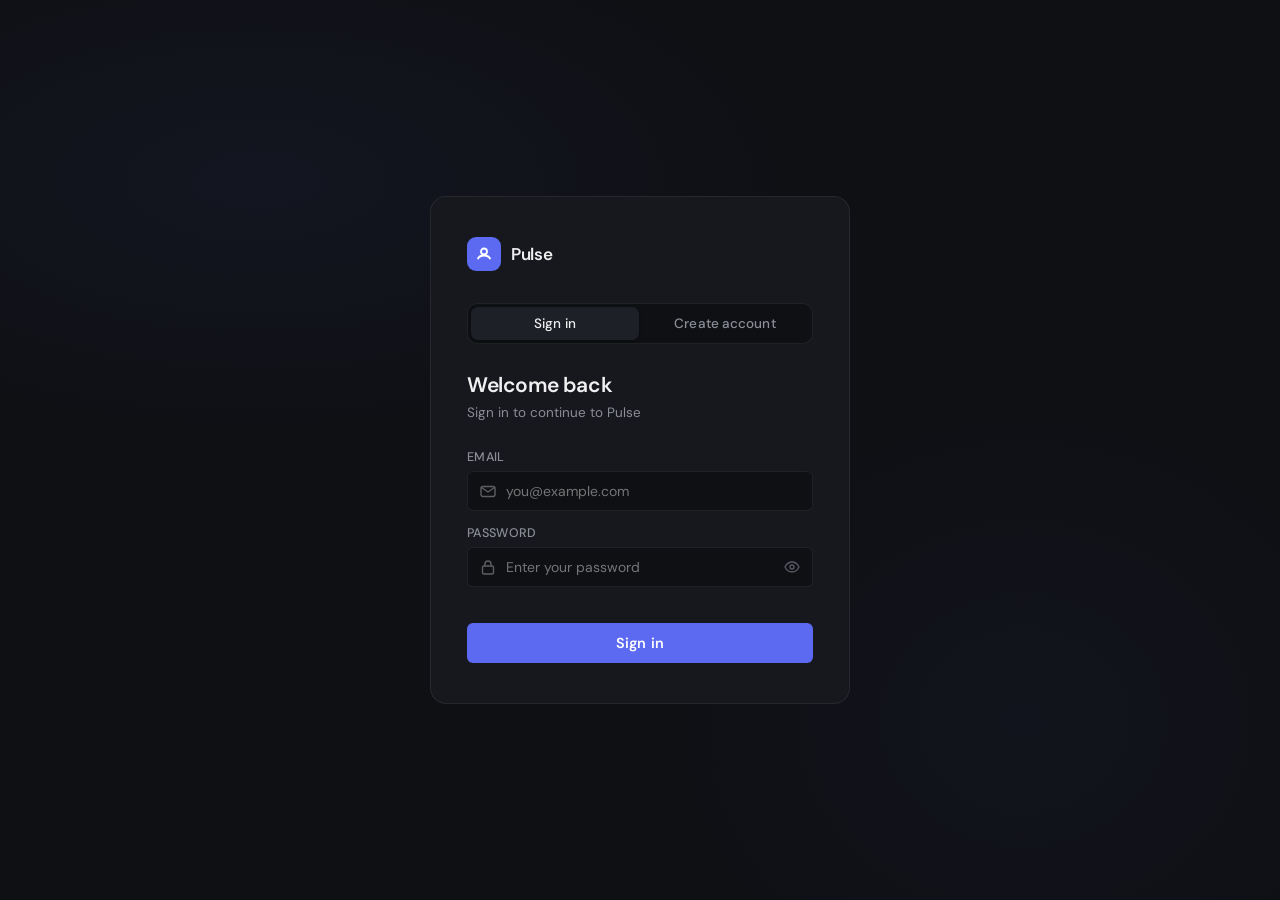
<file: frontend/login/index.html>
<!DOCTYPE html>
<html lang="en">
<head>
<meta charset="UTF-8">
<meta name="viewport" content="width=device-width, initial-scale=1.0">
<title>Pulse — Sign in</title>
<link rel="preconnect" href="https://fonts.googleapis.com">
<link href="https://fonts.googleapis.com/css2?family=DM+Sans:wght@400;500;600&family=DM+Mono:wght@400;500&display=swap" rel="stylesheet">
<style>
  *, *::before, *::after { box-sizing: border-box; margin: 0; padding: 0; }

  :root {
    --bg: #0f1014;
    --surface: #17181d;
    --surface2: #1e2028;
    --border: rgba(255,255,255,0.07);
    --border-focus: rgba(255,255,255,0.2);
    --text: #f0f0f2;
    --text-muted: #8b8d97;
    --text-dim: #555762;
    --accent: #5b6af0;
    --accent-hover: #6e7cf2;
    --accent-dim: rgba(91,106,240,0.15);
    --accent-dim2: rgba(91,106,240,0.08);
    --danger: #e05c5c;
    --danger-dim: rgba(224,92,92,0.12);
    --success: #4caf8a;
    --success-dim: rgba(76,175,138,0.12);
    --radius: 10px;
    --radius-sm: 6px;
  }

  body {
    font-family: 'DM Sans', sans-serif;
    background: var(--bg);
    color: var(--text);
    min-height: 100vh;
    display: flex;
    align-items: center;
    justify-content: center;
    padding: 24px;
    background-image:
      radial-gradient(ellipse 60% 40% at 20% 20%, rgba(91,106,240,0.06) 0%, transparent 70%),
      radial-gradient(ellipse 40% 50% at 80% 80%, rgba(91,106,240,0.04) 0%, transparent 70%);
  }

  .card {
    width: 100%;
    max-width: 420px;
    background: var(--surface);
    border: 1px solid var(--border);
    border-radius: 16px;
    padding: 40px 36px;
    position: relative;
  }

  .logo {
    display: flex;
    align-items: center;
    gap: 10px;
    margin-bottom: 32px;
  }

  .logo-mark {
    width: 34px;
    height: 34px;
    background: var(--accent);
    border-radius: 9px;
    display: flex;
    align-items: center;
    justify-content: center;
    flex-shrink: 0;
  }

  .logo-mark svg {
    width: 18px;
    height: 18px;
  }

  .logo-name {
    font-size: 17px;
    font-weight: 600;
    letter-spacing: -0.3px;
    color: var(--text);
  }

  .tab-row {
    display: flex;
    background: var(--bg);
    border: 1px solid var(--border);
    border-radius: var(--radius);
    padding: 3px;
    margin-bottom: 28px;
    gap: 2px;
  }

  .tab-btn {
    flex: 1;
    padding: 8px 0;
    font-family: 'DM Sans', sans-serif;
    font-size: 13.5px;
    font-weight: 500;
    background: transparent;
    border: none;
    border-radius: 7px;
    color: var(--text-muted);
    cursor: pointer;
    transition: all 0.18s ease;
    letter-spacing: 0.1px;
  }

  .tab-btn.active {
    background: var(--surface2);
    color: var(--text);
    box-shadow: 0 1px 3px rgba(0,0,0,0.3);
  }

  .tab-btn:hover:not(.active) {
    color: var(--text);
  }

  .heading {
    font-size: 21px;
    font-weight: 600;
    letter-spacing: -0.4px;
    color: var(--text);
    margin-bottom: 4px;
    line-height: 1.25;
  }

  .subheading {
    font-size: 13.5px;
    color: var(--text-muted);
    margin-bottom: 26px;
    line-height: 1.5;
  }

  .form-group {
    margin-bottom: 14px;
  }

  label {
    display: block;
    font-size: 12.5px;
    font-weight: 500;
    color: var(--text-muted);
    margin-bottom: 6px;
    letter-spacing: 0.3px;
    text-transform: uppercase;
  }

  .input-wrap {
    position: relative;
  }

  .input-wrap .icon {
    position: absolute;
    left: 13px;
    top: 50%;
    transform: translateY(-50%);
    width: 16px;
    height: 16px;
    opacity: 0.35;
    pointer-events: none;
    transition: opacity 0.15s;
  }

  .toggle-pw {
    position: absolute;
    right: 11px;
    top: 50%;
    transform: translateY(-50%);
    background: none;
    border: none;
    cursor: pointer;
    padding: 2px;
    color: var(--text-dim);
    display: flex;
    align-items: center;
    transition: color 0.15s;
  }

  .toggle-pw:hover { color: var(--text-muted); }
  .toggle-pw svg { width: 16px; height: 16px; }

  input.has-toggle {
    padding-right: 36px;
  }

  input[type="email"],
  input[type="text"],
  input[type="password"] {
    width: 100%;
    background: var(--bg);
    border: 1px solid var(--border);
    border-radius: var(--radius-sm);
    padding: 10px 12px 10px 38px;
    font-family: 'DM Sans', sans-serif;
    font-size: 14px;
    color: var(--text);
    outline: none;
    transition: border-color 0.15s, background 0.15s;
    -webkit-appearance: none;
  }

  input:focus {
    border-color: var(--border-focus);
    background: #131419;
  }

  input:focus + .icon,
  .input-wrap:focus-within .icon {
    opacity: 0.6;
  }

  input.error-field {
    border-color: rgba(224,92,92,0.5) !important;
  }

  input.success-field {
    border-color: rgba(76,175,138,0.4) !important;
  }

  .field-error {
    font-size: 12px;
    color: var(--danger);
    margin-top: 5px;
    display: none;
    align-items: center;
    gap: 4px;
    line-height: 1.4;
  }

  .field-error.visible {
    display: flex;
  }

  .submit-btn {
    width: 100%;
    margin-top: 22px;
    padding: 11px 0;
    background: var(--accent);
    border: none;
    border-radius: var(--radius-sm);
    color: #fff;
    font-family: 'DM Sans', sans-serif;
    font-size: 14.5px;
    font-weight: 600;
    cursor: pointer;
    letter-spacing: 0.1px;
    transition: background 0.15s, transform 0.1s, opacity 0.15s;
    position: relative;
    overflow: hidden;
  }

  .submit-btn:hover { background: var(--accent-hover); }
  .submit-btn:active { transform: scale(0.98); }
  .submit-btn:disabled { opacity: 0.55; cursor: not-allowed; transform: none; }

  .btn-spinner {
    display: none;
    width: 16px;
    height: 16px;
    border: 2px solid rgba(255,255,255,0.3);
    border-top-color: #fff;
    border-radius: 50%;
    animation: spin 0.65s linear infinite;
    margin: 0 auto;
  }

  .submit-btn.loading .btn-text { display: none; }
  .submit-btn.loading .btn-spinner { display: block; }

  @keyframes spin { to { transform: rotate(360deg); } }

  .toast {
    position: fixed;
    bottom: 28px;
    left: 50%;
    transform: translateX(-50%) translateY(12px);
    background: var(--surface2);
    border: 1px solid var(--border);
    border-radius: var(--radius-sm);
    padding: 11px 18px;
    font-size: 13.5px;
    font-weight: 500;
    color: var(--text);
    display: flex;
    align-items: center;
    gap: 8px;
    opacity: 0;
    pointer-events: none;
    transition: opacity 0.25s, transform 0.25s;
    white-space: nowrap;
    z-index: 999;
    max-width: calc(100vw - 32px);
  }

  .toast.show {
    opacity: 1;
    transform: translateX(-50%) translateY(0);
  }

  .toast-dot {
    width: 7px;
    height: 7px;
    border-radius: 50%;
    flex-shrink: 0;
  }

  .toast.success .toast-dot { background: var(--success); }
  .toast.error .toast-dot { background: var(--danger); }

  .divider {
    display: flex;
    align-items: center;
    gap: 12px;
    margin: 22px 0;
    color: var(--text-dim);
    font-size: 12px;
    letter-spacing: 0.5px;
  }

  .divider::before, .divider::after {
    content: '';
    flex: 1;
    height: 1px;
    background: var(--border);
  }

  .strength-bar {
    display: flex;
    gap: 4px;
    margin-top: 7px;
    height: 3px;
  }

  .strength-seg {
    flex: 1;
    height: 100%;
    border-radius: 2px;
    background: var(--border);
    transition: background 0.3s;
  }

  .form-panel { display: none; }
  .form-panel.active { display: block; }
</style>
</head>
<body>

<div class="card">
  <div class="logo">
    <div class="logo-mark">
      <svg viewBox="0 0 18 18" fill="none" xmlns="http://www.w3.org/2000/svg">
        <path d="M3 13.5C3 13.5 4.5 10.5 9 10.5C13.5 10.5 15 13.5 15 13.5" stroke="white" stroke-width="1.8" stroke-linecap="round"/>
        <circle cx="9" cy="6.5" r="3" stroke="white" stroke-width="1.8"/>
      </svg>
    </div>
    <span class="logo-name">Pulse</span>
  </div>

  <div class="tab-row">
    <button class="tab-btn active" onclick="switchTab('login')">Sign in</button>
    <button class="tab-btn" onclick="switchTab('signup')">Create account</button>
  </div>

  <!-- LOGIN PANEL -->
  <div class="form-panel active" id="panel-login">
    <div class="heading">Welcome back</div>
    <div class="subheading">Sign in to continue to Pulse</div>

    <div class="form-group">
      <label>Email</label>
      <div class="input-wrap">
        <input type="email" id="login-email" placeholder="you@example.com" autocomplete="email">
        <svg class="icon" viewBox="0 0 16 16" fill="none" xmlns="http://www.w3.org/2000/svg">
          <rect x="1" y="3.5" width="14" height="10" rx="2" stroke="currentColor" stroke-width="1.4"/>
          <path d="M1.5 4.5L8 9L14.5 4.5" stroke="currentColor" stroke-width="1.4" stroke-linecap="round"/>
        </svg>
      </div>
      <div class="field-error" id="login-email-err">
        <svg width="12" height="12" viewBox="0 0 12 12" fill="none"><circle cx="6" cy="6" r="5" stroke="currentColor" stroke-width="1.3"/><path d="M6 4v3M6 8.5v.5" stroke="currentColor" stroke-width="1.3" stroke-linecap="round"/></svg>
        <span></span>
      </div>
    </div>

    <div class="form-group">
      <label>Password</label>
      <div class="input-wrap">
        <input type="password" id="login-password" placeholder="Enter your password" autocomplete="current-password" class="has-toggle">
        <svg class="icon" viewBox="0 0 16 16" fill="none" xmlns="http://www.w3.org/2000/svg">
          <rect x="2.5" y="7" width="11" height="8" rx="1.5" stroke="currentColor" stroke-width="1.4"/>
          <path d="M5 7V5a3 3 0 0 1 6 0v2" stroke="currentColor" stroke-width="1.4" stroke-linecap="round"/>
        </svg>
        <button type="button" class="toggle-pw" onclick="togglePw('login-password', this)" aria-label="Show password" tabindex="-1">
          <svg viewBox="0 0 16 16" fill="none" xmlns="http://www.w3.org/2000/svg"><path d="M1 8s2.5-5 7-5 7 5 7 5-2.5 5-7 5-7-5-7-5z" stroke="currentColor" stroke-width="1.4"/><circle cx="8" cy="8" r="2" stroke="currentColor" stroke-width="1.4"/></svg>
        </button>
      </div>
      <div class="field-error" id="login-password-err">
        <svg width="12" height="12" viewBox="0 0 12 12" fill="none"><circle cx="6" cy="6" r="5" stroke="currentColor" stroke-width="1.3"/><path d="M6 4v3M6 8.5v.5" stroke="currentColor" stroke-width="1.3" stroke-linecap="round"/></svg>
        <span></span>
      </div>
    </div>

    <button class="submit-btn" id="login-btn" onclick="handleLogin()">
      <span class="btn-text">Sign in</span>
      <div class="btn-spinner"></div>
    </button>
  </div>

  <!-- SIGNUP PANEL -->
  <div class="form-panel" id="panel-signup">
    <div class="heading">Create your account</div>
    <div class="subheading">Join thousands already on Pulse</div>

    <div class="form-group">
      <label>Email</label>
      <div class="input-wrap">
        <input type="email" id="signup-email" placeholder="you@example.com" autocomplete="email">
        <svg class="icon" viewBox="0 0 16 16" fill="none" xmlns="http://www.w3.org/2000/svg">
          <rect x="1" y="3.5" width="14" height="10" rx="2" stroke="currentColor" stroke-width="1.4"/>
          <path d="M1.5 4.5L8 9L14.5 4.5" stroke="currentColor" stroke-width="1.4" stroke-linecap="round"/>
        </svg>
      </div>
      <div class="field-error" id="signup-email-err">
        <svg width="12" height="12" viewBox="0 0 12 12" fill="none"><circle cx="6" cy="6" r="5" stroke="currentColor" stroke-width="1.3"/><path d="M6 4v3M6 8.5v.5" stroke="currentColor" stroke-width="1.3" stroke-linecap="round"/></svg>
        <span></span>
      </div>
    </div>

    <div class="form-group">
      <label>Username</label>
      <div class="input-wrap">
        <input type="text" id="signup-username" placeholder="your_handle" autocomplete="username">
        <svg class="icon" viewBox="0 0 16 16" fill="none" xmlns="http://www.w3.org/2000/svg">
          <circle cx="8" cy="5.5" r="3" stroke="currentColor" stroke-width="1.4"/>
          <path d="M1.5 14c0-3.038 2.91-5.5 6.5-5.5s6.5 2.462 6.5 5.5" stroke="currentColor" stroke-width="1.4" stroke-linecap="round"/>
        </svg>
      </div>
      <div class="field-error" id="signup-username-err">
        <svg width="12" height="12" viewBox="0 0 12 12" fill="none"><circle cx="6" cy="6" r="5" stroke="currentColor" stroke-width="1.3"/><path d="M6 4v3M6 8.5v.5" stroke="currentColor" stroke-width="1.3" stroke-linecap="round"/></svg>
        <span></span>
      </div>
    </div>

    <div class="form-group">
      <label>Password</label>
      <div class="input-wrap">
        <input type="password" id="signup-password" placeholder="At least 8 characters" autocomplete="new-password" oninput="checkStrength(this.value)" class="has-toggle">
        <svg class="icon" viewBox="0 0 16 16" fill="none" xmlns="http://www.w3.org/2000/svg">
          <rect x="2.5" y="7" width="11" height="8" rx="1.5" stroke="currentColor" stroke-width="1.4"/>
          <path d="M5 7V5a3 3 0 0 1 6 0v2" stroke="currentColor" stroke-width="1.4" stroke-linecap="round"/>
        </svg>
        <button type="button" class="toggle-pw" onclick="togglePw('signup-password', this)" aria-label="Show password" tabindex="-1">
          <svg viewBox="0 0 16 16" fill="none" xmlns="http://www.w3.org/2000/svg"><path d="M1 8s2.5-5 7-5 7 5 7 5-2.5 5-7 5-7-5-7-5z" stroke="currentColor" stroke-width="1.4"/><circle cx="8" cy="8" r="2" stroke="currentColor" stroke-width="1.4"/></svg>
        </button>
      </div>
      <div class="strength-bar">
        <div class="strength-seg" id="seg1"></div>
        <div class="strength-seg" id="seg2"></div>
        <div class="strength-seg" id="seg3"></div>
        <div class="strength-seg" id="seg4"></div>
      </div>
      <div class="field-error" id="signup-password-err">
        <svg width="12" height="12" viewBox="0 0 12 12" fill="none"><circle cx="6" cy="6" r="5" stroke="currentColor" stroke-width="1.3"/><path d="M6 4v3M6 8.5v.5" stroke="currentColor" stroke-width="1.3" stroke-linecap="round"/></svg>
        <span></span>
      </div>
    </div>

    <div class="form-group">
      <label>Confirm password</label>
      <div class="input-wrap">
        <input type="password" id="signup-confirm" placeholder="Repeat password" autocomplete="new-password" class="has-toggle">
        <svg class="icon" viewBox="0 0 16 16" fill="none" xmlns="http://www.w3.org/2000/svg">
          <rect x="2.5" y="7" width="11" height="8" rx="1.5" stroke="currentColor" stroke-width="1.4"/>
          <path d="M5 7V5a3 3 0 0 1 6 0v2" stroke="currentColor" stroke-width="1.4" stroke-linecap="round"/>
        </svg>
        <button type="button" class="toggle-pw" onclick="togglePw('signup-confirm', this)" aria-label="Show password" tabindex="-1">
          <svg viewBox="0 0 16 16" fill="none" xmlns="http://www.w3.org/2000/svg"><path d="M1 8s2.5-5 7-5 7 5 7 5-2.5 5-7 5-7-5-7-5z" stroke="currentColor" stroke-width="1.4"/><circle cx="8" cy="8" r="2" stroke="currentColor" stroke-width="1.4"/></svg>
        </button>
      </div>
      <div class="field-error" id="signup-confirm-err">
        <svg width="12" height="12" viewBox="0 0 12 12" fill="none"><circle cx="6" cy="6" r="5" stroke="currentColor" stroke-width="1.3"/><path d="M6 4v3M6 8.5v.5" stroke="currentColor" stroke-width="1.3" stroke-linecap="round"/></svg>
        <span></span>
      </div>
    </div>

    <button class="submit-btn" id="signup-btn" onclick="handleSignup()">
      <span class="btn-text">Create account</span>
      <div class="btn-spinner"></div>
    </button>
  </div>
</div>

<div class="toast" id="toast">
  <div class="toast-dot"></div>
  <span id="toast-msg"></span>
</div>

<script>
const API = 'http://127.0.0.1:8000';
// const API = 'https://pulsechat.qzz.io';

document.addEventListener("DOMContentLoaded",async ()=>{
    // const token=localStorage.getItem("token");

    const res=await fetch(`${API}/session`,{credentials:"include"});

    if(res.ok){
        location.href="./chat.html";
    }
});

function switchTab(tab) {
  document.querySelectorAll('.tab-btn').forEach((b, i) => {
    b.classList.toggle('active', (i === 0) === (tab === 'login'));
  });
  document.getElementById('panel-login').classList.toggle('active', tab === 'login');
  document.getElementById('panel-signup').classList.toggle('active', tab === 'signup');
  clearAllErrors();
}

function clearAllErrors() {
  document.querySelectorAll('.field-error').forEach(el => el.classList.remove('visible'));
  document.querySelectorAll('input').forEach(el => el.classList.remove('error-field', 'success-field'));
}

function showFieldError(id, msg) {
  const el = document.getElementById(id);
  if (!el) return;
  el.querySelector('span').textContent = msg;
  el.classList.add('visible');
}

function setInputState(input, state) {
  input.classList.remove('error-field', 'success-field');
  if (state === 'error') input.classList.add('error-field');
  if (state === 'success') input.classList.add('success-field');
}

function showToast(msg, type = 'success') {
  const t = document.getElementById('toast');
  t.className = 'toast ' + type;
  document.getElementById('toast-msg').textContent = msg;
  t.classList.add('show');
  setTimeout(() => t.classList.remove('show'), 3500);
}

function setBtnLoading(id, loading) {
  const btn = document.getElementById(id);
  btn.classList.toggle('loading', loading);
  btn.disabled = loading;
}


function togglePw(inputId, btn) {
  const input = document.getElementById(inputId);
  const isHidden = input.type === 'password';
  input.type = isHidden ? 'text' : 'password';
  btn.innerHTML = isHidden
    ? '<svg viewBox="0 0 16 16" fill="none" xmlns="http://www.w3.org/2000/svg"><path d="M2 2l12 12M6.5 6.6A2 2 0 0 0 9.4 9.5M4.2 4.3C2.8 5.3 1.7 6.8 1 8c1.3 2.3 4 5 7 5 1.2 0 2.4-.4 3.4-1M6.5 3.1C7 3 7.5 3 8 3c3 0 5.7 2.7 7 5-.4.8-1 1.6-1.7 2.3" stroke="currentColor" stroke-width="1.4" stroke-linecap="round"/></svg>'
    : '<svg viewBox="0 0 16 16" fill="none" xmlns="http://www.w3.org/2000/svg"><path d="M1 8s2.5-5 7-5 7 5 7 5-2.5 5-7 5-7-5-7-5z" stroke="currentColor" stroke-width="1.4"/><circle cx="8" cy="8" r="2" stroke="currentColor" stroke-width="1.4"/></svg>';
  btn.setAttribute('aria-label', isHidden ? 'Hide password' : 'Show password');
}

function checkStrength(pw) {
  const segs = ['seg1','seg2','seg3','seg4'];
  const rules = [
    pw.length >= 8,
    /[a-z]/.test(pw),
    /[A-Z]/.test(pw),
    /\d/.test(pw),
  ];
  const score = rules.filter(Boolean).length;
  const colors = ['#e05c5c','#e0955c','#e0c85c','#4caf8a'];
  segs.forEach((s, i) => {
    document.getElementById(s).style.background = i < score ? colors[score - 1] : 'var(--border)';
  });
}


const errorMessages = {
  notvalidemail: 'Enter a valid email address',
  pwdnomatch: 'Passwords don\'t match',
  invalidusername: 'Username must be 3–30 chars: letters, numbers, dots, underscores',
  accountexisting: 'An account with this email already exists',
  usernameexisting: 'This username is already taken',
  'Password must be at least 8 characters': 'Password must be at least 8 characters',
  'Password must contain an uppercase letter': 'Must include an uppercase letter',
  'Password must contain a lowercase letter': 'Must include a lowercase letter',
  'Password must contain a number': 'Must include a number',
};

function friendlyError(code) {
  return errorMessages[code] || code || 'Something went wrong';
}

async function handleLogin() {
  clearAllErrors();
  const email = document.getElementById('login-email').value.trim();
  const password = document.getElementById('login-password').value;
  let valid = true;

  if (!email) {
    showFieldError('login-email-err', 'Email is required');
    setInputState(document.getElementById('login-email'), 'error');
    valid = false;
  }
  if (!password) {
    showFieldError('login-password-err', 'Password is required');
    setInputState(document.getElementById('login-password'), 'error');
    valid = false;
  }
  if (!valid) return;

  setBtnLoading('login-btn', true);
  try {
    const res = await fetch(`${API}/login`, {
      method: 'POST',
      headers: { 'Content-Type': 'application/json' },
      body: JSON.stringify({ email, password }),
      credentials:"include"
    });
    const data = await res.json();

    if (data.status === 'success') {
      // localStorage.setItem('token', data.token);
      showToast('Signed in successfully', 'success');
      // redirect or update UI here
      location.href="./chat.html";
    } else {
      showFieldError('login-password-err', 'Incorrect email or password');
      setInputState(document.getElementById('login-email'), 'error');
      setInputState(document.getElementById('login-password'), 'error');
    }
  } catch (e) {
    showToast('Connection error — check your network', 'error');
  } finally {
    setBtnLoading('login-btn', false);
  }
}

async function handleSignup() {
  clearAllErrors();
  const email = document.getElementById('signup-email').value.trim();
  const username = document.getElementById('signup-username').value.trim();
  const password = document.getElementById('signup-password').value;
  const confirm_password = document.getElementById('signup-confirm').value;
  let valid = true;

  if (!email) {
    showFieldError('signup-email-err', 'Email is required');
    setInputState(document.getElementById('signup-email'), 'error');
    valid = false;
  }
  if (!username) {
    showFieldError('signup-username-err', 'Username is required');
    setInputState(document.getElementById('signup-username'), 'error');
    valid = false;
  }
  if (!password) {
    showFieldError('signup-password-err', 'Password is required');
    setInputState(document.getElementById('signup-password'), 'error');
    valid = false;
  }
  if (password && password !== confirm_password) {
    showFieldError('signup-confirm-err', "Passwords don't match");
    setInputState(document.getElementById('signup-confirm'), 'error');
    valid = false;
  }
  if (!valid) return;

  setBtnLoading('signup-btn', true);
  try {
    const res = await fetch(`${API}/signup`, {
      method: 'POST',
      headers: { 'Content-Type': 'application/json' },
      body: JSON.stringify({ email, username, password, confirm_password }),
      credentials:"include"
    });
    const data = await res.json();

    if (data.errors === 0 && data.status === 'success') {
      // localStorage.setItem('token', data.token);
      showToast('Account created! Welcome to Pulse.', 'success');
      // redirect or update UI here
      location.href="./chat.html";
    } else {
      for (let i = 1; i <= data.errors; i++) {
        const code = data[`error${i}`];
        if (code === 'notvalidemail' || code === 'accountexisting') {
          showFieldError('signup-email-err', friendlyError(code));
          setInputState(document.getElementById('signup-email'), 'error');
        } else if (code === 'invalidusername' || code === 'usernameexisting') {
          showFieldError('signup-username-err', friendlyError(code));
          setInputState(document.getElementById('signup-username'), 'error');
        } else if (code === 'pwdnomatch' || code?.startsWith?.('Password')) {
          showFieldError('signup-password-err', friendlyError(code));
          setInputState(document.getElementById('signup-password'), 'error');
        }
      }
    }
  } catch (e) {
    showToast('Connection error — check your network', 'error');
  } finally {
    setBtnLoading('signup-btn', false);
  }
}

document.addEventListener('keydown', e => {
  if (e.key !== 'Enter') return;
  const isLogin = document.getElementById('panel-login').classList.contains('active');
  if (isLogin) handleLogin();
  else handleSignup();
});
</script>
</body>
</html>
</file>
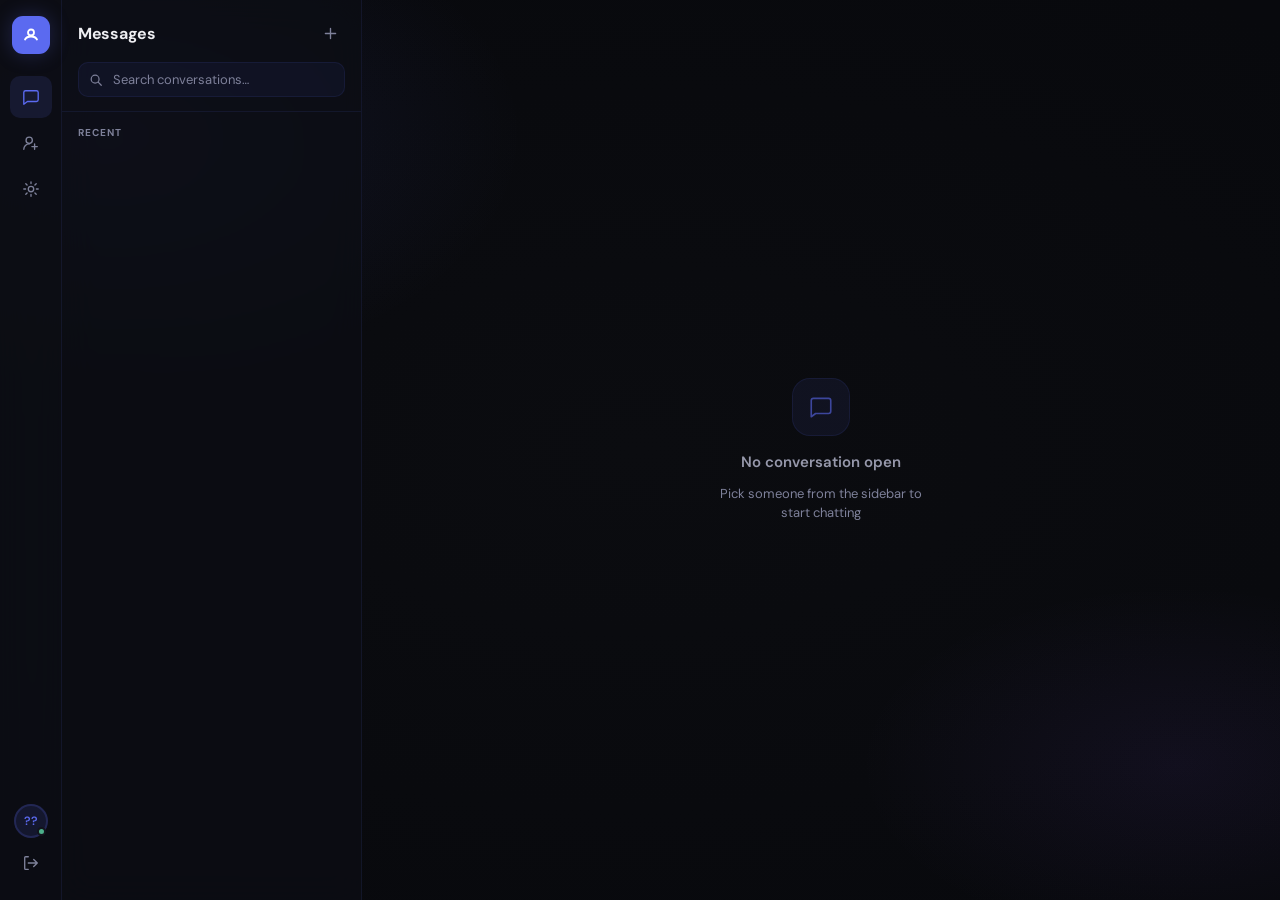
<file: frontend/login/chat.html>
<!DOCTYPE html>
<html lang="en">
<head>
<meta charset="UTF-8">
<meta name="viewport" content="width=device-width, initial-scale=1.0, viewport-fit=cover, interactive-widget=resizes-content">
<title>Pulse</title>
<link rel="preconnect" href="https://fonts.googleapis.com">
<link href="https://fonts.googleapis.com/css2?family=DM+Sans:ital,wght@0,400;0,500;0,600;1,400&family=DM+Mono:wght@400;500&display=swap" rel="stylesheet">
<style>
*, *::before, *::after { box-sizing: border-box; margin: 0; padding: 0; }

:root {
  --bg: #0b0c10;
  --surface: rgba(18,19,26,0.85);
  --surface2: rgba(28,30,42,0.8);
  --surface3: rgba(38,40,56,0.75);
  --surface-solid: #13141c;
  --border: rgba(91,106,240,0.1);
  --border2: rgba(91,106,240,0.2);
  --border3: rgba(255,255,255,0.06);
  --text: #eeeef2;
  --text-muted: #9698ab;
  --text-dim: #7e819a; /* Brightened from #4a4d64 to pass WCAG AA (5.7:1 contrast) */
  --accent: #5b6af0;
  --accent-hover: #6e7cf2;
  --accent-dim: rgba(91,106,240,0.12);
  --accent-glow: rgba(91,106,240,0.25);
  --danger: #e05c5c;
  --success: #4caf8a;
  --online: #4caf8a;
  --away: #e0c85c;
  --radius: 12px;
  --radius-sm: 8px;
  --sidebar-w: 300px;
  --nav-w: 62px;
  --bottom-nav-h: 58px;
  --safe-bottom: env(safe-area-inset-bottom, 0px);
  --safe-top: env(safe-area-inset-top, 0px);
  --glass-blur: blur(16px);
}

html, body { height: 100%; height: 100dvh; overflow: hidden; overflow-x: clip; }

body {
  font-family: 'DM Sans', sans-serif;
  background: var(--bg);
  color: var(--text);
  display: flex;
  position: relative;
}

/* Ambient background */
body::before {
  content: '';
  position: fixed;
  inset: 0;
  background:
    radial-gradient(ellipse 60% 50% at 8% 15%, rgba(91,106,240,0.11) 0%, transparent 55%),
    radial-gradient(ellipse 50% 40% at 92% 85%, rgba(139,92,246,0.07) 0%, transparent 50%),
    radial-gradient(ellipse 80% 60% at 50% 50%, rgba(11,12,16,1) 0%, rgba(8,9,13,1) 100%);
  pointer-events: none;
  z-index: 0;
}

/* ═══════════════════════════════════════════════
   NAV RAIL
═══════════════════════════════════════════════ */
.nav-rail {
  width: var(--nav-w);
  height: 100dvh;
  background: rgba(13,14,20,0.9);
  backdrop-filter: var(--glass-blur);
  -webkit-backdrop-filter: var(--glass-blur);
  border-right: 1px solid var(--border);
  display: flex;
  flex-direction: column;
  align-items: center;
  padding: 16px 0;
  gap: 4px;
  flex-shrink: 0;
  z-index: 10;
  position: relative;
}

.nav-logo {
  width: 38px; height: 38px;
  background: var(--accent);
  border-radius: 11px;
  display: flex; align-items: center; justify-content: center;
  margin-bottom: 18px; flex-shrink: 0;
  box-shadow: 0 0 20px var(--accent-glow);
}
.nav-logo svg { width: 18px; height: 18px; }

.nav-btn {
  width: 42px; height: 42px;
  border-radius: 10px;
  border: none; background: transparent;
  color: var(--text-dim); cursor: pointer;
  display: flex; align-items: center; justify-content: center;
  transition: background 0.18s ease, color 0.18s ease, transform 0.12s ease, box-shadow 0.18s ease;
  position: relative;
}
.nav-btn svg { width: 18px; height: 18px; }
.nav-btn:hover { background: rgba(91,106,240,0.08); color: var(--text-muted); }
.nav-btn:active { transform: scale(0.95); }
.nav-btn.active { background: var(--accent-dim); color: var(--accent); }

.nav-badge {
  display: none;
  position: absolute; top: 6px; right: 6px;
  width: 7px; height: 7px;
  background: var(--danger);
  border-radius: 50%;
  border: 2px solid var(--surface-solid);
}
.nav-spacer { flex: 1; }

.nav-avatar {
  width: 34px; height: 34px;
  border-radius: 50%;
  background: var(--accent-dim);
  border: 2px solid var(--border2);
  cursor: pointer;
  display: flex; align-items: center; justify-content: center;
  font-size: 12px; font-weight: 600; color: var(--accent);
  transition: border-color 0.15s ease, box-shadow 0.15s ease, transform 0.12s ease;
  position: relative;
}
.nav-avatar:hover { border-color: var(--accent); box-shadow: 0 0 12px var(--accent-glow); }
.nav-avatar:active { transform: scale(0.95); }
.nav-avatar .status-dot {
  position: absolute; bottom: 0; right: 0;
  width: 9px; height: 9px;
  background: var(--online);
  border-radius: 50%; border: 2px solid var(--surface-solid);
}

/* ═══════════════════════════════════════════════
   SIDEBAR
═══════════════════════════════════════════════ */
.sidebar {
  width: var(--sidebar-w);
  height: 100dvh;
  background: rgba(13,14,20,0.75);
  backdrop-filter: var(--glass-blur);
  -webkit-backdrop-filter: var(--glass-blur);
  border-right: 1px solid var(--border);
  display: flex; flex-direction: column;
  flex-shrink: 0;
  position: relative;
  z-index: 5;
}

.sidebar-header {
  padding: 18px 16px 14px;
  border-bottom: 1px solid var(--border);
}
.sidebar-title {
  font-size: 16px; font-weight: 700; color: var(--text);
  margin-bottom: 14px; letter-spacing: -0.3px;
}

.search-wrap { position: relative; }
.search-wrap svg {
  position: absolute; left: 11px; top: 50%; transform: translateY(-50%);
  width: 14px; height: 14px; color: var(--text-dim); pointer-events: none;
}
.search-input {
  width: 100%;
  background: rgba(91,106,240,0.06);
  border: 1px solid var(--border);
  border-radius: 10px;
  padding: 8px 10px 8px 34px;
  font-family: 'DM Sans', sans-serif; font-size: 13px; color: var(--text);
  outline: none; transition: border-color 0.2s ease, background 0.2s ease, box-shadow 0.2s ease;
}
.search-input::placeholder { color: var(--text-dim); }
.search-input:focus { border-color: var(--border2); background: rgba(91,106,240,0.09); }

.sidebar-section-label {
  padding: 14px 16px 6px;
  font-size: 10px; font-weight: 700; letter-spacing: 1px;
  text-transform: uppercase; color: var(--text-dim);
}

.contact-list {
  flex: 1; overflow-y: auto; padding: 4px 8px;
}
.contact-list::-webkit-scrollbar { width: 3px; }
.contact-list::-webkit-scrollbar-track { background: transparent; }
.contact-list::-webkit-scrollbar-thumb { background: rgba(91,106,240,0.15); border-radius: 2px; }

.contact-item {
  display: flex; align-items: center; gap: 10px;
  padding: 10px 10px; border-radius: 10px;
  cursor: pointer; 
  transition: background 0.18s ease, transform 0.12s ease, border-color 0.18s ease, box-shadow 0.18s ease;
  position: relative;
  border-left: 2px solid transparent;
}
.contact-item:hover { background: rgba(91,106,240,0.07); }
.contact-item:active { transform: scale(0.98); }
.contact-item.active {
  background: var(--accent-dim);
  border-left: 2px solid var(--accent);
  padding-left: 8px;
  transition: background 0.25s cubic-bezier(0.4, 0, 0.2, 1), border-color 0.25s ease, box-shadow 0.25s ease;
}
.contact-item.active .contact-name { color: var(--text); }

.contact-avatar {
  width: 44px; height: 44px;
  border-radius: 50%; flex-shrink: 0;
  display: flex; align-items: center; justify-content: center;
  font-size: 14px; font-weight: 600; position: relative;
  border: 1.5px solid rgba(255,255,255,0.06);
}
.contact-info { flex: 1; min-width: 0; }
.contact-name { font-size: 14px; font-weight: 500; color: var(--text-muted); white-space: nowrap; overflow: hidden; text-overflow: ellipsis; }
.contact-preview { font-size: 12.5px; color: var(--text-dim); white-space: nowrap; overflow: hidden; text-overflow: ellipsis; margin-top: 2px; }
.contact-preview.typing-preview { color: var(--accent); display: flex; align-items: center; gap: 4px; }

.typing-dots-sm { display: inline-flex; gap: 2px; align-items: center; }
.typing-dots-sm span { width: 3px; height: 3px; background: var(--accent); border-radius: 50%; animation: typingBounce 1.2s infinite; }
.typing-dots-sm span:nth-child(2) { animation-delay: 0.2s; }
.typing-dots-sm span:nth-child(3) { animation-delay: 0.4s; }

@keyframes typingBounce {
  0%, 60%, 100% { transform: translateY(0); opacity: 0.4; }
  30% { transform: translateY(-3px); opacity: 1; }
}

.contact-meta { display: flex; flex-direction: column; align-items: flex-end; gap: 4px; flex-shrink: 0; }
.contact-time { font-size: 11px; color: var(--text-dim); }
.unread-badge {
  background: var(--accent); color: #fff;
  font-size: 10px; font-weight: 700; border-radius: 10px;
  padding: 1px 6px; min-width: 18px; text-align: center;
  box-shadow: 0 2px 8px var(--accent-glow);
}

/* ═══════════════════════════════════════════════
   MAIN / CHAT AREA
═══════════════════════════════════════════════ */
.main {
  flex: 1; display: flex; flex-direction: column;
  height: 100dvh; overflow: hidden;
  position: relative; z-index: 1;
}

.empty-state {
  flex: 1; display: flex; flex-direction: column;
  align-items: center; justify-content: center;
  gap: 12px; color: var(--text-dim);
}
.empty-icon {
  width: 58px; height: 58px;
  background: rgba(91,106,240,0.08);
  border: 1px solid var(--border);
  border-radius: 18px; display: flex; align-items: center; justify-content: center; margin-bottom: 4px;
}
.empty-icon svg { width: 26px; height: 26px; color: var(--accent); opacity: 0.6; }
.empty-title { font-size: 15px; font-weight: 600; color: var(--text-muted); }
.empty-sub { font-size: 13px; color: var(--text-dim); text-align: center; max-width: 220px; line-height: 1.5; }

.chat-area { display: none; flex-direction: column; height: 100%; }
.chat-area.visible { display: flex; }

.chat-header {
  padding: 0 14px 0 10px;
  height: 58px;
  border-bottom: 1px solid var(--border);
  display: flex; align-items: center; gap: 8px; flex-shrink: 0;
  background: rgba(13,14,20,0.75);
  backdrop-filter: var(--glass-blur);
  -webkit-backdrop-filter: var(--glass-blur);
}
.chat-header-left { display: flex; align-items: center; gap: 10px; flex: 1; min-width: 0; }
.chat-header-avatar {
  width: 34px; height: 34px; border-radius: 50%;
  display: flex; align-items: center; justify-content: center;
  font-size: 12px; font-weight: 600; flex-shrink: 0;
  border: 1.5px solid rgba(255,255,255,0.07);
}
.chat-header-info { flex: 1; min-width: 0; }
.chat-header-name { font-size: 14px; font-weight: 600; color: var(--text); white-space: nowrap; overflow: hidden; text-overflow: ellipsis; }
.chat-header-status { font-size: 11.5px; color: var(--text-dim); margin-top: 1px; min-width: 0; overflow: hidden; text-overflow: ellipsis; white-space: nowrap; }
.typing-status { color: var(--accent) !important; display: flex; align-items: center; gap: 5px; min-width: 0; overflow: hidden; }
.typing-dots { display: inline-flex; gap: 3px; align-items: center; }
.typing-dots span { width: 4px; height: 4px; background: var(--accent); border-radius: 50%; animation: typingBounce 1.2s infinite; }
.typing-dots span:nth-child(2) { animation-delay: 0.2s; }
.typing-dots span:nth-child(3) { animation-delay: 0.4s; }
.typing-text { overflow: hidden; text-overflow: ellipsis; white-space: nowrap; min-width: 0; flex: 1 1 auto; }

.chat-header-actions { display: flex; gap: 2px; flex-shrink: 0; }

.icon-btn {
  width: 36px; height: 36px; border-radius: 9px;
  border: none; background: transparent; color: var(--text-dim);
  cursor: pointer; display: flex; align-items: center; justify-content: center;
  transition: background 0.18s ease, color 0.18s ease, transform 0.12s ease;
}
.icon-btn svg { width: 17px; height: 17px; }
.icon-btn:hover { background: rgba(91,106,240,0.1); color: var(--text-muted); }
.icon-btn:active { transform: scale(0.92); }

.messages-area {
  flex: 1; overflow-y: auto;overflow-x: hidden;
  padding: 18px 16px 10px;
  display: flex; flex-direction: column; gap: 4px;
  position: relative;
  -webkit-overflow-scrolling: touch;
  overscroll-behavior: contain;
}
.messages-area::-webkit-scrollbar { width: 3px; }
.messages-area::-webkit-scrollbar-track { background: transparent; }
.messages-area::-webkit-scrollbar-thumb { background: rgba(91,106,240,0.15); border-radius: 2px; }

/* Typing pill */
.typing-pill {
  display: none; position: sticky; bottom: 8px; align-self: flex-start;
  align-items: center; gap: 8px;
  background: rgba(28,30,42,0.85);
  backdrop-filter: blur(8px);
  border: 1px solid var(--border2);
  border-radius: 20px; padding: 5px 14px;
  font-size: 12px; color: var(--text-muted);
  margin-top: 4px; z-index: 5; pointer-events: none;
  animation: fadeInPill 0.2s ease;
}
.typing-pill.visible { display: flex; }
@keyframes fadeInPill { from { opacity: 0; transform: translateY(4px); } to { opacity: 1; transform: translateY(0); } }

.load-more-btn {
  align-self: center;
  background: rgba(91,106,240,0.08);
  border: 1px solid var(--border);
  border-radius: 20px; color: var(--text-muted); font-size: 12px;
  font-family: 'DM Sans', sans-serif; padding: 5px 16px; cursor: pointer;
  margin-bottom: 8px; transition: background 0.18s ease, transform 0.12s ease;
}
.load-more-btn:hover { background: rgba(91,106,240,0.14); }
.load-more-btn:active { transform: scale(0.96); }

.msg-date-divider {
  text-align: center; font-size: 11px; color: var(--text-dim);
  margin: 12px 0 8px; position: relative;
}
.msg-date-divider::before, .msg-date-divider::after {
  content: ''; position: absolute; top: 50%;
  width: calc(50% - 54px); height: 1px; background: var(--border);
}
.msg-date-divider::before { left: 0; }
.msg-date-divider::after { right: 0; }

.msg-row { display: flex; gap: 6px; align-items: flex-end; max-width: 100%; }
.msg-row.mine { flex-direction: row-reverse; }

.msg-avatar-sm {
  width: 26px; height: 26px; border-radius: 50%; flex-shrink: 0;
  display: flex; align-items: center; justify-content: center;
  font-size: 10px; font-weight: 600; margin-bottom: 2px;
}

.msg-wrap { max-width: 72vw; display: flex; flex-direction: column; gap: 2px; position: relative; }

/* Reply button */
.reply-btn {
  position: absolute; top: 50%; transform: translateY(-50%);
  width: 28px; height: 28px; border-radius: 50%;
  border: 1px solid var(--border2); background: rgba(28,30,42,0.9); color: var(--text-dim);
  cursor: pointer; display: flex; align-items: center; justify-content: center;
  opacity: 0; pointer-events: none;
  transition: opacity 0.15s ease, background 0.15s ease, color 0.15s ease, transform 0.12s ease;
  flex-shrink: 0; z-index: 2;
}
.reply-btn svg { width: 13px; height: 13px; }
.reply-btn:hover { background: var(--accent-dim); color: var(--accent); }
.reply-btn:active { transform: translateY(-50%) scale(0.9); }
.msg-row:not(.mine) .reply-btn { right: -36px; }
.msg-row.mine .reply-btn { left: -36px; }
.msg-row:hover .reply-btn { opacity: 1; pointer-events: auto; }

.msg-bubble {
  padding: 9px 14px; border-radius: 18px;
  font-size: 14px; line-height: 1.55;
  word-break: break-word; white-space: pre-wrap;
}
.msg-row:not(.mine) .msg-bubble {
  background: rgba(28,30,42,0.85);
  backdrop-filter: blur(8px);
  -webkit-backdrop-filter: blur(8px);
  color: var(--text);
  border: 1px solid var(--border3);
  border-bottom-left-radius: 4px;
}
.msg-row.mine .msg-bubble {
  background: var(--accent);
  color: #fff;
  border-bottom-right-radius: 4px;
  box-shadow: 0 4px 18px var(--accent-glow);
}

.reply-quote {
  border-radius: 10px 10px 0 0; padding: 6px 10px;
  font-size: 12px; line-height: 1.4;
  border-left: 3px solid rgba(255,255,255,0.3);
  margin-bottom: -6px; cursor: pointer; overflow: hidden;
  transition: background 0.15s ease;
}
.reply-quote:hover { background: rgba(91,106,240,0.1); }
.reply-quote-text { display: -webkit-box; -webkit-line-clamp: 2; -webkit-box-orient: vertical; overflow: hidden; text-overflow: ellipsis; word-break: break-word; }
.msg-row:not(.mine) .reply-quote { background: rgba(38,40,56,0.8); border-left-color: var(--accent); color: var(--text-muted); border-radius: 10px 10px 0 0; }
.msg-row.mine .reply-quote { background: rgba(0,0,0,0.2); border-left-color: rgba(255,255,255,0.5); color: rgba(255,255,255,0.7); }
.reply-quote-sender { font-weight: 600; font-size: 11px; margin-bottom: 2px; }
.msg-row:not(.mine) .reply-quote-sender { color: var(--accent); }
.msg-row.mine .reply-quote-sender { color: rgba(255,255,255,0.85); }

.msg-time { font-size: 10.5px; color: var(--text-dim); margin-top: 3px; text-align: right; padding: 0 4px; }
.msg-row.mine .msg-time { text-align: left; }

/* Reply bar above input */
.reply-bar {
  display: none; padding: 8px 14px 0;
  gap: 10px; align-items: center;
  animation: slideUpSmall 0.15s ease;
}
.reply-bar.visible { display: flex; }
@keyframes slideUpSmall { from { opacity: 0; transform: translateY(6px); } to { opacity: 1; transform: translateY(0); } }
.reply-bar-inner {
  flex: 1; background: rgba(28,30,42,0.8);
  border: 1px solid var(--border);
  border-left: 3px solid var(--accent); border-radius: 8px;
  padding: 6px 10px; min-width: 0;
}
.reply-bar-label { font-size: 11px; font-weight: 600; color: var(--accent); margin-bottom: 2px; }
.reply-bar-preview { font-size: 12px; color: var(--text-muted); white-space: nowrap; overflow: hidden; text-overflow: ellipsis; }
.reply-cancel {
  width: 28px; height: 28px; border-radius: 50%; border: none;
  background: rgba(38,40,56,0.8); color: var(--text-dim);
  cursor: pointer; display: flex; align-items: center; justify-content: center;
  flex-shrink: 0; transition: background 0.18s ease, color 0.18s ease, transform 0.12s ease;
}
.reply-cancel:hover { background: rgba(224,92,92,0.15); color: var(--danger); }
.reply-cancel:active { transform: scale(0.9); }
.reply-cancel svg { width: 12px; height: 12px; }

/* Input area */
.chat-input-area {
  padding: 10px 14px;
  padding-bottom: calc(10px + var(--safe-bottom));
  border-top: 1px solid var(--border);
  flex-shrink: 0;
  background: rgba(13,14,20,0.75);
  backdrop-filter: var(--glass-blur);
  -webkit-backdrop-filter: var(--glass-blur);
}
.input-row {
  display: flex; align-items: center; gap: 8px;
  background: rgba(28,30,42,0.8);
  border: 1px solid var(--border2);
  border-radius: 24px; padding: 6px 6px 6px 14px;
  transition: border-color 0.2s ease, box-shadow 0.2s ease;
  backdrop-filter: blur(8px);
}
.input-row:focus-within {
  border-color: rgba(91,106,240,0.35);
  box-shadow: 0 0 0 3px rgba(91,106,240,0.06);
}
.msg-input {
  flex: 1; background: transparent; border: none; outline: none;
  font-family: 'DM Sans', sans-serif; font-size: 14px; color: var(--text);
  resize: none; max-height: 100px; line-height: 1.5;
  outline: none !important; 
}
.msg-input::placeholder { color: var(--text-dim); }
.send-btn {
  width: 36px; height: 36px; background: var(--accent); border: none;
  border-radius: 50%; cursor: pointer; display: flex; align-items: center; justify-content: center;
  transition: background 0.15s ease, transform 0.1s ease, box-shadow 0.15s ease; flex-shrink: 0;
  box-shadow: 0 3px 12px var(--accent-glow);
}
.send-btn:hover { background: var(--accent-hover); box-shadow: 0 4px 16px var(--accent-glow); }
.send-btn:active { transform: scale(0.88); }
.send-btn svg { width: 15px; height: 15px; color: #fff; }

/* Attach button */
.attach-btn {
  width: 34px; height: 34px; border-radius: 50%; border: none;
  background: transparent; color: var(--text-dim);
  cursor: pointer; display: flex; align-items: center; justify-content: center;
  transition: background 0.18s ease, color 0.18s ease, transform 0.12s ease; flex-shrink: 0;
}
.attach-btn:hover { background: var(--accent-dim); color: var(--accent); }
.attach-btn:active { transform: scale(0.9); }
.attach-btn svg { width: 18px; height: 18px; }

/* Upload progress bar */
.upload-bar {
  display: none; align-items: center; gap: 10px;
  padding: 8px 14px; background: rgba(28,30,42,0.8);
  border: 1px solid var(--border); border-radius: 10px;
  margin: 0 14px 8px; flex-shrink: 0; animation: slideUpSmall 0.15s ease;
}
.upload-bar.visible { display: flex; }
.upload-bar-name { font-size: 12px; color: var(--text-muted); flex: 1; white-space: nowrap; overflow: hidden; text-overflow: ellipsis; min-width: 0; }
.upload-track { flex: 1; height: 3px; background: rgba(91,106,240,0.12); border-radius: 2px; overflow: hidden; min-width: 40px; }
.upload-fill { height: 100%; background: var(--accent); border-radius: 2px; width: 0%; transition: width 0.2s ease; }
.upload-pct { font-size: 11px; color: var(--text-dim); flex-shrink: 0; }
.upload-cancel { width: 20px; height: 20px; border-radius: 50%; border: none; background: transparent; color: var(--text-dim); cursor: pointer; display: flex; align-items: center; justify-content: center; flex-shrink: 0; transition: color 0.15s ease; }
.upload-cancel:hover { color: var(--danger); }
.upload-cancel svg { width: 10px; height: 10px; }

/* Attachment bubbles */
.msg-attachment { max-width: 100%; border-radius: 12px; overflow: hidden; }
.msg-img { max-width: 240px; max-height: 300px; width: 100%; display: block; border-radius: 12px; cursor: pointer; object-fit: cover; transition: transform 0.2s ease; }
.msg-img:hover { transform: scale(1.02); }
@media (max-width: 768px) { .msg-img { max-width: 60vw; } }
.msg-file-card {
  display: flex; align-items: center; gap: 10px;
  background: rgba(0,0,0,0.18); border-radius: 10px;
  padding: 9px 12px; text-decoration: none; min-width: 180px;
  border: 1px solid rgba(255,255,255,0.06);
  transition: background 0.18s ease, transform 0.12s ease;
}
.msg-file-card:hover { background: rgba(0,0,0,0.28); }
.msg-file-card:active { transform: scale(0.98); }
.msg-file-icon { width: 32px; height: 32px; border-radius: 8px; background: rgba(255,255,255,0.12); display: flex; align-items: center; justify-content: center; flex-shrink: 0; }
.msg-file-icon svg { width: 16px; height: 16px; color: #fff; }
.msg-file-info { min-width: 0; }
.msg-file-name { font-size: 12.5px; font-weight: 500; color: #fff; white-space: nowrap; overflow: hidden; text-overflow: ellipsis; max-width: 160px; }
.msg-file-size { font-size: 11px; color: rgba(255,255,255,0.6); margin-top: 1px; }
.msg-row:not(.mine) .msg-file-card { background: rgba(91,106,240,0.07); border-color: var(--border); }
.msg-row:not(.mine) .msg-file-name { color: var(--text); }
.msg-row:not(.mine) .msg-file-size { color: var(--text-dim); }
.msg-row:not(.mine) .msg-file-icon { background: var(--accent-dim); }
.msg-row:not(.mine) .msg-file-icon svg { color: var(--accent); }

/* Caption text under attachment */
.msg-caption { font-size: 13px; line-height: 1.4; margin-top: 5px; word-break: break-word; white-space: pre-wrap; }

/* File preview tray */
.file-tray {
  display: none; align-items: center; gap: 10px;
  padding: 8px 14px; background: rgba(28,30,42,0.8);
  border-top: 1px solid var(--border); flex-shrink: 0;
  animation: slideUpSmall 0.15s ease;
}
.file-tray.visible { display: flex; }
.file-tray-inner {
  flex: 1; min-width: 0; display: flex; align-items: center; gap: 10px;
}
.file-tray-preview-img {
  width: 52px; height: 52px; border-radius: 10px;
  object-fit: cover; flex-shrink: 0; background: rgba(38,40,56,0.8);
}
.file-tray-preview-icon {
  width: 52px; height: 52px; border-radius: 10px;
  background: var(--accent-dim); display: flex; align-items: center;
  justify-content: center; flex-shrink: 0;
}
.file-tray-preview-icon svg { width: 22px; height: 22px; color: var(--accent); }
.file-tray-info { min-width: 0; }
.file-tray-name { font-size: 13px; font-weight: 500; color: var(--text); white-space: nowrap; overflow: hidden; text-overflow: ellipsis; }
.file-tray-size { font-size: 11.5px; color: var(--text-dim); margin-top: 2px; }
.file-tray-remove {
  width: 28px; height: 28px; border-radius: 50%; border: none;
  background: rgba(38,40,56,0.8); color: var(--text-dim);
  cursor: pointer; display: flex; align-items: center; justify-content: center;
  flex-shrink: 0; transition: background 0.18s ease, color 0.18s ease, transform 0.12s ease;
}
.file-tray-remove:hover { background: rgba(224,92,92,0.2); color: var(--danger); }
.file-tray-remove:active { transform: scale(0.9); }
.file-tray-remove svg { width: 11px; height: 11px; }

.msg-input.has-file::placeholder { color: var(--text-dim); }

/* Chat search bar */
.chat-search-bar {
  display: none; padding: 8px 14px;
  border-bottom: 1px solid var(--border);
  background: rgba(13,14,20,0.75);
  backdrop-filter: blur(12px);
  gap: 8px; align-items: center; flex-shrink: 0;
}
.chat-search-bar.visible { display: flex; }
.chat-search-bar input {
  flex: 1; background: rgba(91,106,240,0.06); border: 1px solid var(--border);
  border-radius: 9px; padding: 7px 10px;
  font-family: 'DM Sans', sans-serif; font-size: 13px; color: var(--text);
  outline: none; transition: border-color 0.15s ease, box-shadow 0.15s ease;
}
.chat-search-bar input:focus { border-color: var(--border2); box-shadow: 0 0 0 2px rgba(91,106,240,0.1); }
.chat-search-bar input::placeholder { color: var(--text-dim); }
.chat-search-nav { display: flex; align-items: center; gap: 2px; }
.chat-search-count { font-size: 12px; color: var(--text-dim); white-space: nowrap; }
.search-highlight { background: rgba(91,106,240,0.35); border-radius: 2px; color: #fff; }
.msg-row.search-match .msg-bubble { outline: 1px solid var(--accent); outline-offset: 2px; border-radius: 16px; }

@keyframes msgFlash {
  0% { background: transparent; }
  20% { background: rgba(91,106,240,0.18); }
  100% { background: transparent; }
}
.msg-row.flash-highlight { border-radius: 10px; animation: msgFlash 1.1s ease forwards; }

/* ═══════════════════════════════════════════════
   MODALS / OVERLAYS
═══════════════════════════════════════════════ */
.overlay {
  position: fixed; inset: 0;
  background: rgba(0,0,0,0.65);
  backdrop-filter: blur(6px);
  -webkit-backdrop-filter: blur(6px);
  z-index: 200; display: none;
  align-items: flex-end; justify-content: center;
  animation: fadeIn 0.15s ease;
}
.overlay.open { display: flex; }
@keyframes fadeIn { from { opacity: 0; } to { opacity: 1; } }

.modal {
  background: rgba(18,19,26,0.96);
  backdrop-filter: blur(20px);
  -webkit-backdrop-filter: blur(20px);
  border: 1px solid var(--border2);
  border-radius: 22px 22px 0 0; width: 100%; max-height: 90vh;
  animation: slideUpModal 0.25s ease; overflow-y: auto;
}

@media (min-width: 769px) {
  .overlay { align-items: center; }
  .modal { border-radius: 18px; max-width: 420px; max-height: 85vh; }
}

@keyframes slideUpModal { from { opacity: 0; transform: translateY(24px); } to { opacity: 1; transform: translateY(0); } }

.modal-header {
  display: flex; align-items: center; justify-content: space-between;
  padding: 18px 20px 14px; border-bottom: 1px solid var(--border);
  position: sticky; top: 0;
  background: rgba(18,19,26,0.96);
  backdrop-filter: blur(20px);
  z-index: 1;
}
.modal-handle {
  width: 36px; height: 4px; background: rgba(91,106,240,0.2);
  border-radius: 2px; margin: 10px auto 4px; flex-shrink: 0;
}
@media (min-width: 769px) { .modal-handle { display: none; } }

.modal-title { font-size: 15px; font-weight: 600; letter-spacing: -0.2px; }
.close-btn {
  width: 28px; height: 28px; border-radius: 8px;
  border: none; background: transparent; color: var(--text-dim);
  cursor: pointer; display: flex; align-items: center; justify-content: center;
  transition: background 0.18s ease, color 0.18s ease, transform 0.12s ease;
}
.close-btn:hover { background: rgba(91,106,240,0.1); color: var(--text-muted); }
.close-btn:active { transform: scale(0.9); }
.close-btn svg { width: 15px; height: 15px; }

/* Profile modal */
.profile-hero {
  padding: 24px 24px 20px;
  display: flex; flex-direction: column; align-items: center; gap: 12px;
  border-bottom: 1px solid var(--border);
}
.profile-avatar-lg {
  width: 74px; height: 74px; border-radius: 50%;
  background: var(--accent-dim); border: 2px solid var(--border2);
  display: flex; align-items: center; justify-content: center;
  font-size: 26px; font-weight: 600; color: var(--accent);
  position: relative; cursor: pointer;
  box-shadow: 0 0 28px var(--accent-glow);
  transition: transform 0.15s ease;
}
.profile-avatar-lg:active { transform: scale(0.96); }
.avatar-edit-hint {
  position: absolute; inset: 0; background: rgba(0,0,0,0.5);
  border-radius: 50%; display: flex; align-items: center; justify-content: center;
  opacity: 0; transition: opacity 0.15s ease;
}
.profile-avatar-lg:hover .avatar-edit-hint { opacity: 1; }
.avatar-edit-hint svg { width: 18px; height: 18px; color: #fff; }
.profile-name-display { font-size: 17px; font-weight: 600; letter-spacing: -0.3px; }
.profile-email-display { font-size: 12.5px; color: var(--text-muted); margin-top: -6px; }
.profile-status-chip {
  display: flex; align-items: center; gap: 6px;
  background: rgba(76,175,138,0.1); border: 1px solid rgba(76,175,138,0.2);
  border-radius: 20px; padding: 4px 12px; font-size: 12px; color: rgba(76,175,138,0.9);
}
.profile-status-chip .dot { width: 7px; height: 7px; border-radius: 50%; background: var(--online); }
.profile-fields { padding: 16px 20px 20px; display: flex; flex-direction: column; gap: 14px; }
.profile-field label { display: block; font-size: 10.5px; font-weight: 700; text-transform: uppercase; letter-spacing: 0.6px; color: var(--text-dim); margin-bottom: 6px; }
.profile-field input, .profile-field textarea {
  width: 100%; background: rgba(91,106,240,0.05); border: 1px solid var(--border);
  border-radius: 9px; padding: 9px 12px;
  font-family: 'DM Sans', sans-serif; font-size: 13.5px; color: var(--text);
  outline: none; transition: border-color 0.15s ease, box-shadow 0.15s ease; resize: none;
}
.profile-field input:focus, .profile-field textarea:focus { border-color: var(--border2); box-shadow: 0 0 0 2px rgba(91,106,240,0.08); }
.profile-field input[readonly] { color: var(--text-muted); cursor: default; }
.profile-actions { padding: 0 20px 20px; padding-bottom: calc(20px + var(--safe-bottom)); display: flex; gap: 8px; }

.btn-primary {
  flex: 1; padding: 11px 0;
  background: var(--accent); border: none; border-radius: 9px;
  color: #fff; font-family: 'DM Sans', sans-serif; font-size: 14px; font-weight: 600;
  cursor: pointer; transition: background 0.15s ease, box-shadow 0.15s ease, transform 0.12s ease;
  box-shadow: 0 4px 14px var(--accent-glow);
}
.btn-primary:hover { background: var(--accent-hover); }
.btn-primary:active { transform: scale(0.98); }
.btn-secondary {
  padding: 11px 16px; background: transparent;
  border: 1px solid var(--border2); border-radius: 9px;
  color: var(--text-muted); font-family: 'DM Sans', sans-serif; font-size: 14px; font-weight: 500;
  cursor: pointer; transition: background 0.18s ease, transform 0.12s ease;
}
.btn-secondary:hover { background: rgba(91,106,240,0.07); }
.btn-secondary:active { transform: scale(0.98); }

/* Requests modal */
.req-tabs { display: flex; border-bottom: 1px solid var(--border); }
.req-tab {
  flex: 1; padding: 12px 0;
  background: transparent; border: none; border-bottom: 2px solid transparent;
  font-family: 'DM Sans', sans-serif; font-size: 13.5px; font-weight: 500;
  color: var(--text-dim); cursor: pointer; 
  transition: color 0.18s ease, border-color 0.18s ease, background 0.18s ease;
}
.req-tab:hover { background: rgba(91,106,240,0.05); }
.req-tab:active { transform: scale(0.98); }
.req-tab.active { color: var(--accent); border-bottom-color: var(--accent); }
.requests-list { padding: 8px 12px 16px; display: flex; flex-direction: column; gap: 4px; max-height: 340px; overflow-y: auto; }
.request-item { 
  display: flex; align-items: center; gap: 12px; padding: 10px; border-radius: 9px; 
  transition: background 0.18s ease, transform 0.12s ease; 
}
.request-item:hover { background: rgba(91,106,240,0.06); }
.request-item:active { transform: scale(0.98); }
.request-avatar { width: 40px; height: 40px; border-radius: 50%; flex-shrink: 0; display: flex; align-items: center; justify-content: center; font-size: 13px; font-weight: 600; }
.request-info { flex: 1; min-width: 0; }
.request-name { font-size: 14px; font-weight: 500; color: var(--text); }
.request-meta { font-size: 12px; color: var(--text-dim); margin-top: 1px; }
.request-btns { display: flex; gap: 6px; }
.req-accept { padding: 6px 14px; background: var(--accent); border: none; border-radius: 8px; color: #fff; font-size: 13px; font-weight: 500; cursor: pointer; font-family: 'DM Sans', sans-serif; transition: background 0.15s ease, transform 0.12s ease; }
.req-accept:hover { background: var(--accent-hover); }
.req-accept:active { transform: scale(0.95); }
.req-decline { padding: 6px 12px; background: transparent; border: 1px solid var(--border2); border-radius: 8px; color: var(--text-muted); font-size: 13px; cursor: pointer; font-family: 'DM Sans', sans-serif; transition: background 0.18s ease, transform 0.12s ease; }
.req-decline:hover { background: rgba(91,106,240,0.07); }
.req-decline:active { transform: scale(0.95); }
.empty-requests { padding: 40px 20px; text-align: center; color: var(--text-dim); font-size: 13px; }

/* Create group — member picker */
.grp-chips-wrap {
  display: none; flex-wrap: wrap; gap: 6px;
  padding: 0 20px 14px;
}
.grp-chip {
  display: flex; align-items: center; gap: 6px;
  background: var(--accent-dim); border: 1px solid var(--border2);
  border-radius: 20px; padding: 4px 6px 4px 4px;
  font-size: 12.5px; color: var(--text);
  animation: chipIn 0.15s ease;
}
@keyframes chipIn { from { opacity: 0; transform: scale(0.85); } to { opacity: 1; transform: scale(1); } }
.grp-chip-avatar {
  width: 20px; height: 20px; border-radius: 50%; flex-shrink: 0;
  display: flex; align-items: center; justify-content: center;
  font-size: 9px; font-weight: 700;
}
.grp-chip-remove {
  width: 16px; height: 16px; border-radius: 50%; border: none;
  background: rgba(255,255,255,0.08); color: var(--text-dim);
  display: flex; align-items: center; justify-content: center; cursor: pointer; flex-shrink: 0;
  transition: background 0.15s ease, color 0.15s ease, transform 0.12s ease;
}
.grp-chip-remove:hover { background: rgba(224,92,92,0.2); color: var(--danger); }
.grp-chip-remove:active { transform: scale(0.88); }
.grp-chip-remove svg { width: 8px; height: 8px; }

.grp-member-list { padding: 4px 12px 16px; max-height: 280px; overflow-y: auto; display: flex; flex-direction: column; gap: 2px; }
.grp-member-row {
  display: flex; align-items: center; gap: 10px;
  padding: 9px 10px; border-radius: 10px; cursor: pointer;
  transition: background 0.18s ease, transform 0.12s ease;
}
.grp-member-row:hover { background: rgba(91,106,240,0.06); }
.grp-member-row:active { transform: scale(0.98); }
.grp-member-avatar {
  width: 38px; height: 38px; border-radius: 50%; flex-shrink: 0;
  display: flex; align-items: center; justify-content: center;
  font-size: 13px; font-weight: 600;
  border: 1.5px solid rgba(255,255,255,0.06);
}
.grp-member-name { flex: 1; font-size: 13.5px; font-weight: 500; color: var(--text); }
.grp-check {
  width: 22px; height: 22px; border-radius: 50%; flex-shrink: 0;
  border: 1.5px solid var(--border2); background: transparent;
  display: flex; align-items: center; justify-content: center;
  transition: background 0.18s ease, border-color 0.18s ease;
}
.grp-check svg { width: 11px; height: 9px; opacity: 0; transform: scale(0.5); transition: opacity 0.15s ease, transform 0.15s ease; }
.grp-member-row.selected { background: rgba(91,106,240,0.05); }
.grp-member-row.selected .grp-check { background: var(--accent); border-color: var(--accent); box-shadow: 0 2px 8px var(--accent-glow); }
.grp-member-row.selected .grp-check svg { opacity: 1; transform: scale(1); }

/* Toast */
.toast {
  position: fixed; bottom: calc(var(--bottom-nav-h) + 12px + var(--safe-bottom)); left: 50%;
  transform: translateX(-50%) translateY(10px);
  background: rgba(28,30,42,0.95);
  backdrop-filter: blur(12px);
  border: 1px solid var(--border2);
  border-radius: 10px; padding: 10px 18px;
  font-size: 13px; font-weight: 500; color: var(--text);
  opacity: 0; pointer-events: none; transition: opacity 0.2s ease, transform 0.2s ease;
  z-index: 300; display: flex; align-items: center; gap: 8px;
  white-space: nowrap;
  max-width: calc(100vw - 32px);
}
#toast-msg { overflow: hidden; text-overflow: ellipsis; white-space: nowrap; }
.toast.show { opacity: 1; transform: translateX(-50%) translateY(0); }
.toast-dot { width: 6px; height: 6px; border-radius: 50%; background: var(--success); flex-shrink: 0; }
.toast.danger .toast-dot { background: var(--danger); }

/* Lightbox */
.lightbox {
  position: fixed; inset: 0; z-index: 400;
  background: rgba(0,0,0,0.94);
  backdrop-filter: blur(2px);
  display: none; align-items: center; justify-content: center;
  flex-direction: column;
  animation: fadeIn 0.15s ease;
}
.lightbox.open { display: flex; }
.lightbox-topbar {
  position: absolute; top: 0; left: 0; right: 0;
  padding: 14px 16px;
  padding-top: calc(14px + var(--safe-top));
  display: flex; align-items: center; justify-content: space-between;
  gap: 10px; z-index: 2;
}
.lightbox-info { min-width: 0; }
.lightbox-name { font-size: 13.5px; font-weight: 500; color: #fff; white-space: nowrap; overflow: hidden; text-overflow: ellipsis; max-width: 60vw; }
.lightbox-size { font-size: 11.5px; color: rgba(255,255,255,0.55); margin-top: 1px; }
.lightbox-actions { display: flex; gap: 4px; flex-shrink: 0; }
.lightbox-btn {
  width: 38px; height: 38px; border-radius: 50%; border: none;
  background: rgba(255,255,255,0.1); color: #fff;
  cursor: pointer; display: flex; align-items: center; justify-content: center;
  transition: background 0.18s ease, transform 0.12s ease;
}
.lightbox-btn:hover { background: rgba(255,255,255,0.18); }
.lightbox-btn:active { transform: scale(0.9); }
.lightbox-btn svg { width: 18px; height: 18px; }
.lightbox-body {
  flex: 1; width: 100%; display: flex; align-items: center; justify-content: center;
  padding: 70px 16px; overflow: hidden;
}
.lightbox-body img { max-width: 100%; max-height: 100%; object-fit: contain; border-radius: 6px; }
.lightbox-body video { max-width: 100%; max-height: 100%; border-radius: 6px; }
.lightbox-body audio { width: min(400px, 90vw); }
.lightbox-caption {
  position: absolute; bottom: 0; left: 0; right: 0;
  padding: 14px 16px;
  padding-bottom: calc(14px + var(--safe-bottom));
  font-size: 13.5px; color: rgba(255,255,255,0.85);
  text-align: center; background: linear-gradient(transparent, rgba(0,0,0,0.5));
}

/* ═══════════════════════════════════════════════
   BOTTOM NAV — mobile only
═══════════════════════════════════════════════ */
.bottom-nav {
  display: none;
  position: fixed; bottom: 0; left: 0; right: 0;
  height: calc(var(--bottom-nav-h) + var(--safe-bottom));
  padding-bottom: var(--safe-bottom);
  background: rgba(13,14,20,0.9);
  backdrop-filter: var(--glass-blur);
  -webkit-backdrop-filter: var(--glass-blur);
  border-top: 1px solid var(--border);
  z-index: 50;
  flex-direction: row; align-items: stretch;
}
.bottom-nav-btn {
  flex: 1; display: flex; flex-direction: column; align-items: center;
  justify-content: center; gap: 3px;
  border: none; background: transparent; color: var(--text-dim);
  cursor: pointer; transition: color 0.18s ease, transform 0.12s ease; position: relative;
  padding: 0;
}
.bottom-nav-btn svg { width: 22px; height: 22px; }
.bottom-nav-btn span { font-family: 'DM Sans', sans-serif; font-size: 10px; font-weight: 500; }
.bottom-nav-btn.active { color: var(--accent); }
.bottom-nav-btn:active { transform: scale(0.95); }
.bottom-nav-badge {
  position: absolute; top: 6px;
  right: calc(50% - 18px);
  background: var(--danger); color: #fff;
  font-size: 9px; font-weight: 700; border-radius: 8px;
  padding: 1px 5px; min-width: 16px; text-align: center;
  border: 2px solid var(--surface-solid);
}

/* ═══════════════════════════════════════════════
   DESKTOP / MOBILE LAYOUT
═══════════════════════════════════════════════ */
@media (min-width: 769px) {
  .nav-rail { display: flex; }
  .sidebar { display: flex; width: var(--sidebar-w); position: static; }
  .main { display: flex; position: static; }
  .bottom-nav { display: none !important; }
 
  .toast { bottom: 24px; }
}

@media (max-width: 768px) {
  .nav-rail { display: none; }
   .back-btn { display: flex !important; }
  .bottom-nav { display: flex; }
  .main.visible ~ .bottom-nav,
  body.in-chat .bottom-nav { display: none !important; }
  .sidebar {
    position: fixed; inset: 0;
    width: 100%; z-index: 40;
    transform: translateX(0);
    transition: transform 0.28s cubic-bezier(0.4,0,0.2,1);
    padding-bottom: calc(var(--bottom-nav-h) + var(--safe-bottom));
  }
  .sidebar.hidden { transform: translateX(-100%); pointer-events: none; }
  .sidebar-title { font-size: 20px; font-weight: 700; margin-bottom: 14px; padding-top: 8px; }
  .contact-avatar { width: 48px; height: 48px; font-size: 16px; }
  .contact-name { font-size: 15px; }
  .contact-preview { font-size: 13px; }
  .contact-item { padding: 10px 8px; }
  .main {
    position: fixed; inset: 0;
    width: 100%;
    transform: translateX(100%);
    transition: transform 0.28s cubic-bezier(0.4,0,0.2,1);
    z-index: 45;
  }
  .main.visible { transform: translateX(0); }
  .chat-header { height: 60px; padding: 0 8px 0 4px; }
  .msg-wrap { max-width: calc(100vw - 68px); }
  .msg-bubble { font-size: 14px; }
  .chat-input-area { padding: 10px 12px; padding-bottom: calc(10px + var(--safe-bottom)); }
  .main:not(.visible) .empty-state { display: none; }
  .search-input { padding: 9px 10px 9px 34px; font-size: 14px; border-radius: 10px; }
  .msg-time { font-size: 11px; }
}

.sidebar-section-label.search-label { color: var(--accent); }
.contact-item.search-result-item .contact-preview { color: var(--text-muted); }

/* ═══════════════════════════════════════════════
   SKELETON LOADING
═══════════════════════════════════════════════ */
@keyframes shimmer {
  0% { background-position: -400px 0; }
  100% { background-position: 400px 0; }
}

.skeleton {
  background: rgba(38,40,56,0.5);
  background-image: linear-gradient(
    90deg, 
    rgba(255, 255, 255, 0) 0%, 
    rgba(255, 255, 255, 0.04) 20%, 
    rgba(255, 255, 255, 0) 40%
  );
  background-size: 800px 100%;
  animation: shimmer 1.5s infinite linear;
  border-radius: var(--radius-sm);
}

.skeleton-avatar { border-radius: 50%; }
.skeleton-line { height: 12px; margin-bottom: 6px; border-radius: 4px; }

/* ═══════════════════════════════════════════════
   DRAG & DROP OVERLAY
═══════════════════════════════════════════════ */
.drag-over {
  position: fixed; inset: 0;
  display: flex; align-items: center; justify-content: center;
  background: rgba(20, 21, 32, 0.55);
  backdrop-filter: blur(10px) saturate(1.2);
  -webkit-backdrop-filter: blur(10px) saturate(1.2);
  border: 2px dashed transparent;
  opacity: 0; pointer-events: none;
  transition: opacity 0.2s ease, border-color 0.2s ease;
  z-index: 9999;
}
.drag-over.is-visible {
  opacity: 1;
  border-color: var(--accent);
}
.drag-over-inner {
  display: flex; flex-direction: column; align-items: center; gap: 12px;
  color: var(--accent);
  font-size: 18px; font-weight: 500; letter-spacing: 0.3px;
  text-shadow: 0 2px 20px rgba(91,106,240,0.4);
}

/* ═══════════════════════════════════════════════
   ACCESSIBILITY: FOCUS VISIBLE
═══════════════════════════════════════════════ */
/* *:focus { outline: none; }
*:focus-visible {
  outline: none;
  box-shadow: 
    0 0 0 2px var(--bg),
    0 0 0 4px var(--accent),
    0 0 12px rgba(91,106,240,0.35);
  border-radius: 8px;
  transition: box-shadow 0.15s ease;
}
.msg-input:focus-visible,
.search-input:focus-visible,
.chat-search-bar input:focus-visible,
.profile-field input:focus-visible,
.profile-field textarea:focus-visible {
  box-shadow: none;
  border-radius: inherit;
} */
</style>
</head>
<body>

<!-- NAV RAIL (desktop only) -->
<nav class="nav-rail">
  <div class="nav-logo">
    <svg viewBox="0 0 18 18" fill="none"><path d="M3 13.5C3 13.5 4.5 10.5 9 10.5C13.5 10.5 15 13.5 15 13.5" stroke="white" stroke-width="1.8" stroke-linecap="round"/><circle cx="9" cy="6.5" r="3" stroke="white" stroke-width="1.8"/></svg>
  </div>
  <button class="nav-btn active" title="Chats" onclick="setNav(this)">
    <svg viewBox="0 0 20 20" fill="none"><path d="M2 5a2 2 0 0 1 2-2h12a2 2 0 0 1 2 2v8a2 2 0 0 1-2 2H6l-4 3V5z" stroke="currentColor" stroke-width="1.5" stroke-linejoin="round"/></svg>
  </button>
  <button class="nav-btn" title="Friend Requests" onclick="openRequests()">
    <svg viewBox="0 0 20 20" fill="none"><circle cx="8" cy="7" r="3.5" stroke="currentColor" stroke-width="1.5"/><path d="M2 17c0-3.314 2.686-6 6-6M14 11v6M11 14h6" stroke="currentColor" stroke-width="1.5" stroke-linecap="round"/></svg>
    <span class="nav-badge" id="nav-badge"></span>
  </button>
  <button class="nav-btn" title="Settings" onclick="setNav(this)">
    <svg viewBox="0 0 20 20" fill="none"><circle cx="10" cy="10" r="3" stroke="currentColor" stroke-width="1.5"/><path d="M10 2v2M10 16v2M2 10h2M16 10h2M4.22 4.22l1.42 1.42M14.36 14.36l1.42 1.42M4.22 15.78l1.42-1.42M14.36 5.64l1.42-1.42" stroke="currentColor" stroke-width="1.5" stroke-linecap="round"/></svg>
  </button>
  <div class="nav-spacer"></div>
  <div class="nav-avatar" onclick="openProfile()" title="Your profile">
    ??
    <span class="status-dot"></span>
  </div>
  <button class="nav-btn" title="Logout" onclick="logout()">
    <svg viewBox="0 0 20 20" fill="none"><path d="M7 3H4a1 1 0 0 0-1 1v12a1 1 0 0 0 1 1h3M13 14l4-4-4-4M17 10H7" stroke="currentColor" stroke-width="1.5" stroke-linecap="round" stroke-linejoin="round"/></svg>
  </button>
</nav>

<!-- SIDEBAR -->
<aside class="sidebar" id="sidebar">
  <div class="sidebar-header">
    <div class="sidebar-title" style="display:flex;align-items:center;justify-content:space-between;">
      <span>Messages</span>
      <button class="icon-btn" title="New group" onclick="openCreateGroup()" style="width:30px;height:30px;flex-shrink:0;">
        <svg viewBox="0 0 20 20" fill="none"><path d="M10 4v12M4 10h12" stroke="currentColor" stroke-width="1.6" stroke-linecap="round"/></svg>
      </button>
    </div>
    <div class="search-wrap">
      <svg viewBox="0 0 16 16" fill="none"><circle cx="7" cy="7" r="4.5" stroke="currentColor" stroke-width="1.4"/><path d="M10.5 10.5L14 14" stroke="currentColor" stroke-width="1.4" stroke-linecap="round"/></svg>
      <input class="search-input" type="text" id="sidebar-search-input" placeholder="Search conversations…" oninput="onSidebarSearch(this.value)">
    </div>
  </div>
  <div class="sidebar-section-label">Recent</div>
  <div class="contact-list" id="contact-list"></div>
</aside>

<!-- MAIN -->
<main class="main" id="main">
  <div class="empty-state" id="empty-state">
    <div class="empty-icon">
      <svg viewBox="0 0 24 24" fill="none"><path d="M3 6a2 2 0 0 1 2-2h14a2 2 0 0 1 2 2v10a2 2 0 0 1-2 2H7l-4 3V6z" stroke="currentColor" stroke-width="1.5" stroke-linejoin="round"/></svg>
    </div>
    <div class="empty-title">No conversation open</div>
    <div class="empty-sub">Pick someone from the sidebar to start chatting</div>
  </div>

  <div class="chat-area" id="chat-area">
    <!-- CHAT HEADER -->
    <div class="chat-header">
      <div class="chat-header-left">
        <button class="back-btn icon-btn" onclick="closeChatMobile()" title="Back" style="display:none;flex-shrink:0;width:38px;height:38px">
          <svg viewBox="0 0 16 16" fill="none"><path d="M10 3L5 8l5 5" stroke="currentColor" stroke-width="1.5" stroke-linecap="round" stroke-linejoin="round"/></svg>
        </button>
        <div class="chat-header-avatar" id="chat-avatar"></div>
        <div class="chat-header-info">
          <div class="chat-header-name" id="chat-name"></div>
          <div class="chat-header-status" id="chat-status"></div>
        </div>
      </div>
      <div class="chat-header-actions">
        <button class="icon-btn" title="Search in chat" onclick="toggleChatSearch()">
          <svg viewBox="0 0 16 16" fill="none"><circle cx="7" cy="7" r="4.5" stroke="currentColor" stroke-width="1.4"/><path d="M10.5 10.5L14 14" stroke="currentColor" stroke-width="1.4" stroke-linecap="round"/></svg>
        </button>
        <button class="icon-btn" id="view-members-btn" title="Group members" onclick="openGroupMembers()" style="display:none;">
  <svg viewBox="0 0 18 18" fill="none"><circle cx="6" cy="6" r="2.4" stroke="currentColor" stroke-width="1.5"/><circle cx="13" cy="7" r="2" stroke="currentColor" stroke-width="1.3"/><path d="M1.5 16c0-3 2-5.5 4.5-5.5s4.5 2.5 4.5 5.5M11 16c0-2.2 1-4 3-4.4" stroke="currentColor" stroke-width="1.4" stroke-linecap="round"/></svg>
</button>
        <button class="icon-btn" id="add-members-btn" title="Add members" onclick="openAddMembers()" style="display:none;">
  <svg viewBox="0 0 18 18" fill="none"><circle cx="7" cy="6.5" r="3" stroke="currentColor" stroke-width="1.5"/><path d="M1.5 16c0-3 2.5-5.5 5.5-5.5M13 4v6M10 7h6" stroke="currentColor" stroke-width="1.5" stroke-linecap="round"/></svg>
</button>
<button class="icon-btn" id="leave-grp-btn" title="Leave group" onclick="leaveGroup()" style="display:none;">
  <svg viewBox="0 0 18 18" fill="none"><path d="M7 3H4a1 1 0 0 0-1 1v10a1 1 0 0 0 1 1h3M11 12l4-3-4-3M15 9H7" stroke="currentColor" stroke-width="1.5" stroke-linecap="round" stroke-linejoin="round"/></svg>
</button>
        <button class="icon-btn" title="More options">
          <svg viewBox="0 0 16 16" fill="none"><circle cx="8" cy="4" r="1" fill="currentColor"/><circle cx="8" cy="8" r="1" fill="currentColor"/><circle cx="8" cy="12" r="1" fill="currentColor"/></svg>
        </button>
      </div>
    </div>

    <!-- CHAT SEARCH BAR -->
    <div class="chat-search-bar" id="chat-search-bar">
      <input type="text" id="chat-search-input" placeholder="Search messages…" oninput="onChatSearch(this.value)" onkeydown="chatSearchKey(event)">
      <div class="chat-search-nav">
        <span class="chat-search-count" id="chat-search-count"></span>
        <button class="icon-btn" onclick="chatSearchStep(-1)" title="Previous">
          <svg viewBox="0 0 16 16" fill="none"><path d="M4 10l4-4 4 4" stroke="currentColor" stroke-width="1.4" stroke-linecap="round" stroke-linejoin="round"/></svg>
        </button>
        <button class="icon-btn" onclick="chatSearchStep(1)" title="Next">
          <svg viewBox="0 0 16 16" fill="none"><path d="M4 6l4 4 4-4" stroke="currentColor" stroke-width="1.4" stroke-linecap="round" stroke-linejoin="round"/></svg>
        </button>
        <button class="icon-btn" onclick="closeChatSearch()" title="Close">
          <svg viewBox="0 0 16 16" fill="none"><path d="M3 3l10 10M13 3L3 13" stroke="currentColor" stroke-width="1.5" stroke-linecap="round"/></svg>
        </button>
      </div>
    </div>

    <div class="messages-area" id="messages-area">
      <div class="typing-pill" id="typing-pill"></div>
    </div>

    <!-- REPLY BAR -->
    <div class="reply-bar" id="reply-bar">
      <div class="reply-bar-inner">
        <div class="reply-bar-label" id="reply-bar-label">Replying to</div>
        <div class="reply-bar-preview" id="reply-bar-preview"></div>
      </div>
      <button class="reply-cancel" onclick="clearReply()" title="Cancel reply">
        <svg viewBox="0 0 12 12" fill="none"><path d="M2 2l8 8M10 2L2 10" stroke="currentColor" stroke-width="1.5" stroke-linecap="round"/></svg>
      </button>
    </div>

    <!-- UPLOAD PROGRESS BAR (shown during actual upload) -->
    <div class="upload-bar" id="upload-bar">
      <span class="upload-bar-name" id="upload-bar-name"></span>
      <div class="upload-track"><div class="upload-fill" id="upload-fill"></div></div>
      <span class="upload-pct" id="upload-pct">0%</span>
      <button class="upload-cancel" onclick="cancelUpload()" title="Cancel">
        <svg viewBox="0 0 12 12" fill="none"><path d="M2 2l8 8M10 2L2 10" stroke="currentColor" stroke-width="1.5" stroke-linecap="round"/></svg>
      </button>
    </div>

    <!-- FILE PREVIEW TRAY (shown after picking, before sending) -->
    <div class="file-tray" id="file-tray">
      <div class="file-tray-inner" id="file-tray-inner"></div>
      <button class="file-tray-remove" onclick="clearStagedFile()" title="Remove">
        <svg viewBox="0 0 12 12" fill="none"><path d="M2 2l8 8M10 2L2 10" stroke="currentColor" stroke-width="1.5" stroke-linecap="round"/></svg>
      </button>
    </div>

    <input type="file" id="file-input" style="display:none" onchange="onFileSelected(event)">

    <div class="chat-input-area">
      <div class="input-row">
        <button class="attach-btn" onclick="document.getElementById('file-input').click()" title="Attach file">
          <svg viewBox="0 0 20 20" fill="none"><path d="M16.5 10.5l-7 7a5 5 0 0 1-7-7l7.5-7.5a3 3 0 0 1 4.24 4.24l-7.5 7.5a1 1 0 0 1-1.42-1.42l7-7" stroke="currentColor" stroke-width="1.5" stroke-linecap="round" stroke-linejoin="round"/></svg>
        </button>
        <textarea class="msg-input" id="msg-input" rows="1" placeholder="Message…" onkeydown="handleKey(event)" oninput="onMsgInput(event)"></textarea>
        <button class="send-btn" onclick="sendMessage()">
          <svg viewBox="0 0 16 16" fill="none"><path d="M14 2L2 7l5 2 2 5 5-12z" stroke="currentColor" stroke-width="1.4" stroke-linejoin="round"/></svg>
        </button>
      </div>
    </div>
  </div>
</main>

<!-- BOTTOM NAV (mobile only) -->
<nav class="bottom-nav" id="bottom-nav">
  <button class="bottom-nav-btn active" id="bnav-chats" onclick="bottomNav('chats', this)">
    <svg viewBox="0 0 20 20" fill="none"><path d="M2 5a2 2 0 0 1 2-2h12a2 2 0 0 1 2 2v8a2 2 0 0 1-2 2H6l-4 3V5z" stroke="currentColor" stroke-width="1.5" stroke-linejoin="round"/></svg>
    <span>Chats</span>
  </button>
  <button class="bottom-nav-btn" id="bnav-requests" onclick="openRequests()">
    <svg viewBox="0 0 20 20" fill="none"><circle cx="8" cy="7" r="3.5" stroke="currentColor" stroke-width="1.5"/><path d="M2 17c0-3.314 2.686-6 6-6M14 11v6M11 14h6" stroke="currentColor" stroke-width="1.5" stroke-linecap="round"/></svg>
    <span>Requests</span>
    <span class="bottom-nav-badge" id="bnav-badge" style="display:none"></span>
  </button>
  <button class="bottom-nav-btn" id="bnav-profile" onclick="openProfile()">
    <svg viewBox="0 0 20 20" fill="none"><circle cx="10" cy="7" r="3.5" stroke="currentColor" stroke-width="1.5"/><path d="M2 18c0-4 3.6-7 8-7s8 3 8 7" stroke="currentColor" stroke-width="1.5" stroke-linecap="round"/></svg>
    <span>Profile</span>
  </button>
</nav>

<!-- PROFILE MODAL -->
<div class="overlay" id="profile-modal">
  <div class="modal">
    <div class="modal-handle"></div>
    <div class="modal-header">
      <span class="modal-title">Your Profile</span>
      <button class="close-btn" onclick="closeModal('profile-modal')">
        <svg viewBox="0 0 16 16" fill="none"><path d="M3 3l10 10M13 3L3 13" stroke="currentColor" stroke-width="1.5" stroke-linecap="round"/></svg>
      </button>
    </div>
    <div class="profile-hero">
      <div class="profile-avatar-lg" id="profile-avatar-lg">
        ??
        <div class="avatar-edit-hint">
          <svg viewBox="0 0 16 16" fill="none"><path d="M11 2l3 3-9 9H2v-3L11 2z" stroke="currentColor" stroke-width="1.3" stroke-linejoin="round"/></svg>
        </div>
      </div>
      <div class="profile-name-display" id="profile-name-display"></div>
      <div class="profile-email-display" id="profile-email-display"></div>
      <div class="profile-status-chip"><span class="dot"></span> Online</div>
    </div>
    <div class="profile-fields">
      <div class="profile-field">
        <label>Username</label>
        <input type="text" readonly id="profile-username">
      </div>
      <div class="profile-field">
        <label>Email</label>
        <input type="email" readonly id="profile-email">
      </div>
      <div class="profile-field">
        <label>About me</label>
        <textarea rows="3" placeholder="Write something about yourself…" id="profile-about"></textarea>
      </div>
    </div>
    <div class="profile-actions">
      <button class="btn-secondary" onclick="logout()">Logout</button>
      <button class="btn-secondary" onclick="closeModal('profile-modal')">Cancel</button>
      <button id="save-btn" class="btn-primary" onclick="saveProfile()" disabled style="opacity:0.45;cursor:not-allowed">Save</button>
    </div>
  </div>
</div>

<!-- REQUESTS MODAL -->
<div class="overlay" id="requests-modal">
  <div class="modal">
    <div class="modal-handle"></div>
    <div class="modal-header">
      <span class="modal-title">Friend Requests</span>
      <button class="close-btn" onclick="closeModal('requests-modal')">
        <svg viewBox="0 0 16 16" fill="none"><path d="M3 3l10 10M13 3L3 13" stroke="currentColor" stroke-width="1.5" stroke-linecap="round"/></svg>
      </button>
    </div>
    <div style="padding:12px 16px;border-bottom:1px solid var(--border);">
      <div style="display:flex;gap:8px;">
        <input type="text" id="send-req-input" class="search-input" placeholder="Type username to add…" style="flex:1;padding-left:12px;" onkeydown="if(event.key==='Enter') sendRequest()">
        <button class="req-accept" id="send-req-btn" onclick="sendRequest()">Send</button>
      </div>
      <div id="send-req-feedback" style="font-size:12px;margin-top:6px;display:none;"></div>
    </div>
    <div class="req-tabs">
      <button class="req-tab active" id="tab-incoming" onclick="switchReqTab('incoming')">Incoming</button>
      <button class="req-tab" id="tab-outgoing" onclick="switchReqTab('outgoing')">Outgoing</button>
    </div>
    <div class="requests-list" id="requests-list"></div>
  </div>
</div>

<!-- CREATE GROUP MODAL -->
<div class="overlay" id="create-group-modal">
  <div class="modal">
    <div class="modal-handle"></div>
    <div class="modal-header">
      <span class="modal-title" id="group-modal-title">New Group</span>
      <button class="close-btn" onclick="closeModal('create-group-modal')">
        <svg viewBox="0 0 16 16" fill="none"><path d="M3 3l10 10M13 3L3 13" stroke="currentColor" stroke-width="1.5" stroke-linecap="round"/></svg>
      </button>
    </div>
    <div class="profile-fields" style="padding-bottom:0" id="grp-name-field">
      <div class="profile-field">
        <label>Group name</label>
        <input type="text" id="grp-name-input" placeholder="e.g. Weekend Trip">
      </div>
    </div>
    <div id="grp-chips-wrap" class="grp-chips-wrap"></div>
    <div class="sidebar-section-label">Add friends</div>
    <div id="grp-member-list" class="grp-member-list"></div>
    <div class="profile-actions">
      <button class="btn-secondary" onclick="closeModal('create-group-modal')">Cancel</button>
      <button class="btn-primary" id="grp-create-btn" onclick="submitCreateGroup()">Create</button>
    </div>
  </div>
</div>

<!-- GROUP MEMBERS MODAL -->
<div class="overlay" id="group-members-modal">
  <div class="modal">
    <div class="modal-handle"></div>
    <div class="modal-header">
      <span class="modal-title" id="grp-members-title">Group Members</span>
      <button class="close-btn" onclick="closeModal('group-members-modal')">
        <svg viewBox="0 0 16 16" fill="none"><path d="M3 3l10 10M13 3L3 13" stroke="currentColor" stroke-width="1.5" stroke-linecap="round"/></svg>
      </button>
    </div>
    <div class="grp-member-list" id="grp-members-roles-list" style="max-height:360px;"></div>
    <div style="padding:14px 20px;padding-bottom:calc(14px + var(--safe-bottom));border-top:1px solid var(--border);">
      <div id="invite-link-row" style="display:none;gap:8px;align-items:center;margin-bottom:10px;">
        <input type="text" id="invite-link-input" class="search-input" readonly style="flex:1;padding-left:12px;font-family:'DM Mono',monospace;font-size:12px;">
        <button class="req-accept" onclick="copyInviteLink()">Copy</button>
      </div>
      <div id="invite-link-hint" style="display:none;font-size:11.5px;color:var(--text-dim);margin-bottom:10px;"></div>
      <button class="btn-secondary" style="width:100%" onclick="generateInviteLink()" id="gen-invite-btn">Generate invite link</button>
    </div>
  </div>
</div>

<!-- LIGHTBOX -->

<div class="lightbox" id="lightbox" onclick="if(event.target===this) closeLightbox()">
  <div class="lightbox-topbar">
    <div class="lightbox-info">
      <div class="lightbox-name" id="lightbox-name"></div>
      <div class="lightbox-size" id="lightbox-size"></div>
    </div>
    <div class="lightbox-actions">
      <button class="lightbox-btn" id="lightbox-download" title="Download">
        <svg viewBox="0 0 20 20" fill="none"><path d="M10 3v10M6 9l4 4 4-4M4 16h12" stroke="currentColor" stroke-width="1.6" stroke-linecap="round" stroke-linejoin="round"/></svg>
      </button>
      <button class="lightbox-btn" onclick="closeLightbox()" title="Close">
        <svg viewBox="0 0 20 20" fill="none"><path d="M5 5l10 10M15 5L5 15" stroke="currentColor" stroke-width="1.8" stroke-linecap="round"/></svg>
      </button>
    </div>
  </div>
  <div class="lightbox-body" id="lightbox-body"></div>
  <div class="lightbox-caption" id="lightbox-caption" style="display:none"></div>
</div>

<!-- Toast -->
<div class="toast" id="toast"><div class="toast-dot"></div><span id="toast-msg"></span></div>

<script>
const API = 'http://127.0.0.1:8000';
// const API = 'https://pulsechat.qzz.io';
let ws;
let currentUsername;
let originalAbout = '';
let activeReqTab = 'incoming';
let requestCount = 0;

const sidebarMap = new Map();
let sidebarOldestId = 999999999;
let sidebarLoadingMore = false;
let sidebarAllLoaded = false;

const typingUsers = new Map();
let lastTypingPing = 0;
const TYPING_THROTTLE = 2500;

let replyingTo = null;
let activeChat = null;

const avatarColors = [
  ['#3b4fd4','#c7cbf9'],['#2e7d5e','#a8d5c2'],['#8b3a3a','#f5c2c2'],
  ['#5a3e8a','#d0bbf5'],['#8a5a1a','#f5d8a0'],['#1a5a8a','#a0d4f5'],
];

function getColorIdx(username) {
  let h = 0;
  for (let i = 0; i < username.length; i++) h = (h * 31 + username.charCodeAt(i)) & 0xfffffff;
  return h % avatarColors.length;
}
function initials(name) { return (name || '??').slice(0, 2).toUpperCase(); }

function formatTime(dateStr) {
  if (!dateStr) return '';
  const d = new Date(dateStr.endsWith('Z') ? dateStr : dateStr + 'Z');
  const now = new Date();
  const diffMin = Math.floor((now - d) / 60000);
  if (diffMin < 1) return 'now';
  if (diffMin < 60) return `${diffMin}m`;
  const diffH = Math.floor(diffMin / 60);
  if (diffH < 24) return `${diffH}h`;
  const diffD = Math.floor(diffH / 24);
  if (diffD === 1) return 'yday';
  if (diffD < 7) return `${diffD}d`;
  return d.toLocaleDateString('en-US', { month: 'short', day: 'numeric' });
}
function toTs(dateStr) {
  if (!dateStr) return 0;
  const d = new Date(dateStr.endsWith('Z') ? dateStr : dateStr + 'Z');
  return d.getTime();
}
function formatMsgTime(dateStr) {
  if (!dateStr) return '';
  const d = new Date(dateStr.endsWith('Z') ? dateStr : dateStr + 'Z');
  return d.toLocaleTimeString([], { hour: '2-digit', minute: '2-digit' });
}
function formatMsgDate(dateStr) {
  if (!dateStr) return 'Today';
  const d = new Date(dateStr.endsWith('Z') ? dateStr : dateStr + 'Z');
  const now = new Date();
  const today = new Date(now.getFullYear(), now.getMonth(), now.getDate());
  const msgDay = new Date(d.getFullYear(), d.getMonth(), d.getDate());
  const diffD = Math.round((today - msgDay) / 86400000);
  if (diffD === 0) return 'Today';
  if (diffD === 1) return 'Yesterday';
  return d.toLocaleDateString('en-US', { month: 'long', day: 'numeric', year: 'numeric' });
}
function escapeHtml(str) {
  return String(str).replace(/&/g,'&amp;').replace(/</g,'&lt;').replace(/>/g,'&gt;').replace(/"/g,'&quot;');
}

/* ── TYPING ── */
function typingKey(username, chat_id) { return `${chat_id}::${username}`; }
function getTypingUserForChat(chat_id) {
  const prefix = `${chat_id}::`;
  for (const key of typingUsers.keys()) {
    if (key.startsWith(prefix)) return key.slice(prefix.length);
  }
  return null;
}
function isAnyoneTypingInChat(chat_id) { return getTypingUserForChat(chat_id) !== null; }
function setTyping(username, chat_id) {
  const key = typingKey(username, chat_id);
  if (typingUsers.has(key)) clearTimeout(typingUsers.get(key));
  const timer = setTimeout(() => clearTyping(username, chat_id), 3500);
  typingUsers.set(key, timer);
  updateTypingUI(username, chat_id, true);
}
function clearTyping(username, chat_id) {
  const key = typingKey(username, chat_id);
  if (typingUsers.has(key)) { clearTimeout(typingUsers.get(key)); typingUsers.delete(key); }
  updateTypingUI(username, chat_id, false);
}
function updateTypingUI(username, chat_id, isTyping) {
  const entry = sidebarMap.get(chat_id);
  if (entry) {
    const el = document.querySelector(`#sidebar-${chat_id} .contact-preview`);
    if (el) {
      const typers = getTypingUsersForChat(chat_id);
      if (typers.length) {
        el.className = 'contact-preview typing-preview';
        el.innerHTML = `<span class="typing-dots-sm"><span></span><span></span><span></span></span> ${formatTypers(typers)} typing…`;
      } else {
        el.className = 'contact-preview';
        let previewPrefix = '';
        if (entry.sender === currentUsername) previewPrefix = 'You: ';
        else if (entry.isGroup && entry.sender) previewPrefix = `${entry.sender}: `;
        el.textContent = previewPrefix + (entry.content ? entry.content : '—');
      }
    }
  }
  if (activeChat && activeChat.chat_id === chat_id) {
    const statusEl = document.getElementById('chat-status');
    const pill = document.getElementById('typing-pill');
   
    const typers = getTypingUsersForChat(chat_id);
    if (typers.length) {
      statusEl.className = 'chat-header-status typing-status';
      statusEl.innerHTML = `<span class="typing-dots"><span></span><span></span><span></span></span><span class="typing-text">${formatTypers(typers)} typing…</span>`;
    
      pill.classList.add('visible');
      // update pill text directly
      pill.innerHTML = `<span class="typing-dots"><span></span><span></span><span></span></span> ${formatTypers(typers)} typing`;
    } else {
      statusEl.className = 'chat-header-status';
      statusEl.textContent = activeChat.isGroup ? 'Group' : '';
      pill.classList.remove('visible');
    }
  }
}
function getTypingUsersForChat(chat_id) {
  const prefix = `${chat_id}::`;
  const users = [];
  for (const key of typingUsers.keys()) {
    if (key.startsWith(prefix)) users.push(key.slice(prefix.length));
  }
  return users;
}

function isAnyoneTypingInChat(chat_id) {
  return getTypingUsersForChat(chat_id).length > 0;
}

function formatTypers(typers) {
  if (typers.length === 1) return escapeHtml(typers[0]);
  if (typers.length === 2) return `${escapeHtml(typers[0])} and ${escapeHtml(typers[1])}`;
  return `${escapeHtml(typers[0])}, ${escapeHtml(typers[1])} and ${typers.length - 2} more`;
}

/* ── REPLY ── */
function setReply(msg) {
  replyingTo = msg;
  document.getElementById('reply-bar-label').textContent =
    msg.sender === currentUsername ? 'Replying to yourself' : `Replying to ${msg.sender}`;
  document.getElementById('reply-bar-preview').textContent =
    msg.content || (msg.attachment_url ? '📎 ' + (msg.original_name || 'Attachment') : '…');
  document.getElementById('reply-bar').classList.add('visible');
  document.getElementById('msg-input').focus();
}
function setReplyById(id, sender, content, attUrl, originalName) {
  setReply({ id, sender, content: content || null, attachment_url: attUrl || null, original_name: originalName || null });
}
function clearReply() {
  replyingTo = null;
  document.getElementById('reply-bar').classList.remove('visible');
}

/* ── SCROLL TO QUOTED MSG ── */
async function scrollToMsg(msgId) {
  const el = document.querySelector(`.msg-row[data-id="${msgId}"]`);
  if (el) { flashMsg(el); return; }
  if (!activeChat) return;
  const { chat_id } = activeChat;
  const [beforeRes, afterRes] = await Promise.all([
    fetch(`${API}/load_chat/${msgId + 1}/${chat_id}`, { credentials: 'include' }),
    fetch(`${API}/load_chat_after/${msgId - 1}/${chat_id}`, { credentials: 'include' })
  ]);
  const beforeRows = await beforeRes.json();
  const afterRows = await afterRes.json();
  const before = (beforeRows||[]).map(r=>({id:r[0],chat_id:r[1],sender:r[2],content:r[3],sent_at:r[4],replied_to:r[5]??null,replied_content:null,attachment_url:r[6]??null,content_type:r[7]??null,original_name:r[8]??null,size_bytes:r[9]??null})).reverse();
  const after = (afterRows||[]).map(r=>({id:r[0],chat_id:r[1],sender:r[2],content:r[3],sent_at:r[4],replied_to:r[5]??null,replied_content:null,attachment_url:r[6]??null,content_type:r[7]??null,original_name:r[8]??null,size_bytes:r[9]??null}));
  const allFetched = [...before, ...after];
  const targetRaw = allFetched.find(x => x.id === msgId);
  const matchMsg = targetRaw || { id: msgId, chat_id, sender: '?', content: '…', sent_at: null, replied_to: null, replied_content: null, attachment_url: null, content_type: null, original_name: null, size_bytes: null };
  activeChat.messages = [...before, matchMsg, ...after];
  activeChat.oldestId = before.length ? before[0].id : msgId;
  activeChat.hasMore = before.length >= 50;
  activeChat.hasNewer = after.length >= 50;
  renderMessages();
  setTimeout(() => { const t = document.querySelector(`.msg-row[data-id="${msgId}"]`); if (t) flashMsg(t); }, 50);
}
function flashMsg(el) {
  el.scrollIntoView({ behavior: 'smooth', block: 'center' });
  el.classList.remove('flash-highlight');
  void el.offsetWidth;
  el.classList.add('flash-highlight');
  setTimeout(() => el.classList.remove('flash-highlight'), 1200);
}

/* ── INIT ── */
document.addEventListener('DOMContentLoaded', async () => {
  const sessionRes = await fetch(`${API}/session`, { credentials: 'include' });
  if (!sessionRes.ok) { location.href = './index.html'; return; }
  const meRes = await fetch(`${API}/me`, { credentials: 'include' });
  const me = await meRes.json();
  if (!me) return;
  currentUsername = me.username;
  const initStr = me.username.slice(0, 2).toUpperCase();
  document.querySelector('.nav-avatar').childNodes[0].textContent = initStr;
  const countRes = await fetch(`${API}/request_notification`, { credentials: 'include' });
  const countData = await countRes.json();
  requestCount = countData.requests_count;
  updateRequestBadge(requestCount);
  await loadSidebar();
  connectWebSocket();
  document.getElementById('contact-list').addEventListener('scroll', onSidebarScroll);
  const params = new URLSearchParams(window.location.search);
  const inviteToken = params.get('invite');
  if (inviteToken) {
    try {
      const res = await fetch(`${API}/add_to_group_invite`, {
        method: 'POST', headers: { 'Content-Type': 'application/json' }, credentials: 'include',
        body: JSON.stringify({ token: inviteToken })
      });
      let data = null;
      try { data = await res.json(); } catch (_) {}
      if (res.ok && data && data.grp_addition === 'success') showToast('Joined group!');
      else if (data && data.reason === 'already_member') showToast('You are already in this group');
      else if (data && data.reason === 'expired') showToast('Invite link has expired', true);
      else showToast('Invite link is invalid or expired', true);
    } catch (e) {
      showToast('Invite link is invalid or expired', true);
    }
  }
  const chatIdFromUrl = params.get('c');
  if (chatIdFromUrl) {
    const tryOpen = () => { if (sidebarMap.has(chatIdFromUrl)) openChat(chatIdFromUrl); };
    tryOpen(); setTimeout(tryOpen, 400);
  }
  if (inviteToken) history.replaceState({}, '', window.location.pathname + (chatIdFromUrl ? `?c=${chatIdFromUrl}` : ''));
});

/* ── SIDEBAR ── */
async function loadSidebar() {
  if (sidebarLoadingMore || sidebarAllLoaded) return;
  sidebarLoadingMore = true;


  const list = document.getElementById('contact-list');
  if (sidebarMap.size === 0 && !sidebarAllLoaded) {
    list.innerHTML = Array(6).fill(`
      <div style="display:flex; gap:10px; padding:10px;">
        <div class="skeleton skeleton-avatar" style="width:44px; height:44px; flex-shrink:0;"></div>
        <div style="flex:1; display:flex; flex-direction:column; justify-content:center;">
          <div class="skeleton skeleton-line" style="width:60%;"></div>
          <div class="skeleton skeleton-line" style="width:40%; margin-bottom:0;"></div>
        </div>
      </div>
    `).join('');
  }


  try {
    const res = await fetch(`${API}/load_sidebar/${sidebarOldestId}`, { credentials: 'include' });
    if (!res.ok) return;
    const rows = await res.json();
    if (!rows || !rows.length) { sidebarAllLoaded = true;
      if (sidebarMap.size === 0) {
      list.innerHTML = `
        <div style="padding:40px 16px;text-align:center;display:flex;flex-direction:column;align-items:center;gap:10px;">
          <div style="width:48px;height:48px;border-radius:14px;background:var(--accent-dim);border:1px solid var(--border);display:flex;align-items:center;justify-content:center;">
            <svg viewBox="0 0 24 24" fill="none" width="22" height="22"><path d="M3 6a2 2 0 0 1 2-2h14a2 2 0 0 1 2 2v10a2 2 0 0 1-2 2H7l-4 3V6z" stroke="var(--accent)" stroke-width="1.5" stroke-linejoin="round"/></svg>
          </div>
          <div style="font-size:14px;font-weight:600;color:var(--text-muted)">No conversations yet</div>
          <div style="font-size:12.5px;color:var(--text-dim);line-height:1.5">Add friends to start chatting</div>
        </div>`;
    }
  return; 
  }
    for (const row of rows) {
      const [username, chat_id, sender, content, sent_at, last_id, unread_count, group_name, activity_ts] = row;
      const isGroup = username === null;
      const displayName = isGroup ? group_name : username;
      if (!sidebarMap.has(chat_id)) {
        sidebarMap.set(chat_id, { username: displayName, chat_id, sender, content, sent_at, last_id: last_id ?? 0, activity: activity_ts ? toTs(activity_ts) : 0, unread_count: unread_count ?? 0, colorIdx: getColorIdx(displayName), isGroup });
      }
    }
    const validIds = rows.map(r => r[5]).filter(id => id !== null);
    if (validIds.length) sidebarOldestId = Math.min(...validIds);
    if (rows.length < 50) sidebarAllLoaded = true;
    renderSidebar();
  } finally { sidebarLoadingMore = false; }
}
function onSidebarScroll() {
  const el = document.getElementById('contact-list');
  if (el.scrollTop + el.clientHeight >= el.scrollHeight - 40) loadSidebar();
}
function renderSidebar() {
  const list = document.getElementById('contact-list');
 const sorted = [...sidebarMap.values()].sort((a,b)=>(b.activity||0)-(a.activity||0));
  if (!sorted.length) {
    list.innerHTML = `<div style="padding:24px 12px;text-align:center;color:var(--text-dim);font-size:13px">No conversations yet</div>`;
    return;
  }
  list.innerHTML = sorted.map(c => {
    const [bg, fg] = avatarColors[c.colorIdx];
    const isActive = activeChat && activeChat.chat_id === c.chat_id;
    const isTypingNow = isAnyoneTypingInChat(c.chat_id);
    let previewPrefix = '';
    if (c.sender === currentUsername) previewPrefix = 'You: ';
    else if (c.isGroup && c.sender) previewPrefix = `${c.sender}: `;
    const preview = c.content ? escapeHtml(c.content) : '—';
    let previewHtml;
    if (isTypingNow) {
      previewHtml = `<div class="contact-preview typing-preview"><span class="typing-dots-sm"><span></span><span></span><span></span></span> typing…</div>`;
    } else {
      previewHtml = `<div class="contact-preview">${previewPrefix}${preview}</div>`;
    }
    return `
    <div class="contact-item${isActive ? ' active' : ''}" id="sidebar-${c.chat_id}" onclick="openChat('${c.chat_id}')" tabindex="0" role="button" aria-label="Chat with ${escapeHtml(c.username)}">
      <div class="contact-avatar" style="background:${bg}20;color:${fg}">${initials(c.username)}</div>
      <div class="contact-info">
        <div class="contact-name">${escapeHtml(c.username)}</div>
        ${previewHtml}
      </div>
      <div class="contact-meta">
        <span class="contact-time">${formatTime(c.sent_at)}</span>
        ${c.unread_count > 0 ? `<span class="unread-badge">${c.unread_count}</span>` : ''}
      </div>
    </div>`;
  }).join('');
}
function upsertSidebarEntry(chat_id, username, sender, content, sent_at, msg_id, isIncoming, isGroup = false) {
  const activity = sent_at ? toTs(sent_at) : Date.now();
  if (sidebarMap.has(chat_id)) {
    const e = sidebarMap.get(chat_id);
    e.sender = sender; e.content = content; e.sent_at = sent_at; e.last_id = msg_id; e.activity = activity;
    if (isIncoming && !(activeChat && activeChat.chat_id === chat_id)) e.unread_count = (e.unread_count||0)+1;
  } else {
    sidebarMap.set(chat_id, { username, chat_id, sender, content, sent_at, last_id: msg_id, activity, unread_count: isIncoming ? 1 : 0, colorIdx: getColorIdx(username), isGroup });
  }
  renderSidebar();
}

/* ── OPEN CHAT ── */
async function openChat(chat_id) {
  const entry = sidebarMap.get(chat_id);
  if (!entry) return;
  if (activeChat && activeChat.chat_id === chat_id) {
    if (window.innerWidth <= 768) showChatMobile();
    return;
  }
  history.pushState({ chat_id }, '', `?c=${chat_id}`);
  activeChat = { username: entry.username, chat_id, colorIdx: entry.colorIdx, messages: [], oldestId: 999999999, hasMore: true, hasNewer: false, isGroup: !!entry.isGroup };
  clearReply();
  entry.unread_count = 0;
  renderSidebar();

  document.getElementById('empty-state').style.display = 'none';
  const ca = document.getElementById('chat-area');
  ca.style.display = 'flex';
  ca.classList.add('visible');

  showChatMobile();

  const [bg, fg] = avatarColors[entry.colorIdx];
  const avatar = document.getElementById('chat-avatar');
  avatar.textContent = initials(entry.username);
  avatar.style.cssText = `background:${bg}20;color:${fg};width:34px;height:34px;border-radius:50%;display:flex;align-items:center;justify-content:center;font-size:13px;font-weight:600;flex-shrink:0;`;
  document.getElementById('chat-name').textContent = entry.username;
  const statusEl = document.getElementById('chat-status');
  statusEl.className = 'chat-header-status';
  statusEl.textContent = entry.isGroup ? 'Group' : '';
  document.getElementById('view-members-btn').style.display = entry.isGroup ? 'flex' : 'none';
  document.getElementById('add-members-btn').style.display = entry.isGroup ? 'flex' : 'none';
  document.getElementById('leave-grp-btn').style.display = entry.isGroup ? 'flex' : 'none';

  const pill = document.getElementById('typing-pill');
  // const nameEl = document.getElementById('typing-pill-name');
  pill.classList.remove('visible');
  const initialTyper = getTypingUserForChat(chat_id);
  if (initialTyper) {  pill.classList.add('visible'); }
  if (initialTyper) statusEl.className = 'chat-header-status typing-status';

  const area = document.getElementById('messages-area');
  Array.from(area.children).forEach(child => { if (child !== pill) child.remove(); });


  
  if (activeChat.messages.length === 0) {
    const skeletonMsgs = Array(5).fill(0).map((_, i) => {
      const isMine = i % 2 === 0;
      const width = Math.floor(Math.random() * 30 + 20);
      return `
      <div class="msg-row ${isMine ? 'mine' : ''}" style="margin-bottom: 12px; opacity: ${1 - (i * 0.15)};">
        ${!isMine ? `<div class="skeleton skeleton-avatar" style="width:26px; height:26px; flex-shrink:0;"></div>` : ''}
        <div class="msg-wrap" style="width:100%; display:flex; ${isMine ? 'justify-content:flex-end;' : 'justify-content:flex-start;'}">
          <div class="skeleton" style="padding: 18px; border-radius: 18px; width: ${width}%;"></div>
        </div>
      </div>`;
    }).reverse().join('');
    pill.insertAdjacentHTML('beforebegin', skeletonMsgs);
  }



  await loadMoreMessages(true);
  if (activeChat.messages.length) sendReadReceipt(chat_id, activeChat.messages[activeChat.messages.length-1].id);
 
}

function showChatMobile() {
  if (window.innerWidth <= 768) {
    document.getElementById('sidebar').classList.add('hidden');
    document.getElementById('main').classList.add('visible');
    document.body.classList.add('in-chat');
  }
}



function leaveGroup() {
  if (!activeChat || !activeChat.isGroup) return;
  if (!confirm(`Leave "${activeChat.username}"?`)) return;
  ws.send(JSON.stringify({ type: 'leave_grp', chat_id: activeChat.chat_id }));
  sidebarMap.delete(activeChat.chat_id);
  activeChat = null;
  clearReply();
  document.getElementById('chat-area').classList.remove('visible');
  document.getElementById('chat-area').style.display = 'none';
  document.getElementById('empty-state').style.display = '';
  document.getElementById('leave-grp-btn').style.display = 'none';
  document.getElementById('add-members-btn').style.display = 'none';
  document.getElementById('view-members-btn').style.display = 'none';
  renderSidebar();
  if (window.innerWidth <= 768) {
    document.getElementById('sidebar').classList.remove('hidden');
    document.getElementById('main').classList.remove('visible');
    document.body.classList.remove('in-chat');
  }
  history.pushState({}, '', window.location.pathname);
  showToast('Left group');
}


/* ── LOAD MESSAGES ── */
async function loadMoreMessages(scrollToBottom = false) {
  if (!activeChat || !activeChat.hasMore) return;
  const { chat_id, oldestId } = activeChat;
  const res = await fetch(`${API}/load_chat/${oldestId}/${chat_id}`, { credentials: 'include' });
  if (!res.ok) return;
  const rows = await res.json();
  if (!rows || !rows.length) { activeChat.hasMore = false; renderMessages(scrollToBottom); return; }
  const newMsgs = rows.map(r=>({
    id:r[0], chat_id:r[1], sender:r[2], content:r[3], sent_at:r[4],
    replied_to:r[5]??null, replied_content:null,
    attachment_url:r[6]??null, content_type:r[7]??null,
    original_name:r[8]??null, size_bytes:r[9]??null
  })).reverse();
  activeChat.messages = [...newMsgs, ...activeChat.messages];
  activeChat.oldestId = rows[rows.length-1][0];
  if (rows.length < 50) activeChat.hasMore = false;
  renderMessages(scrollToBottom);
}
async function loadOlderMessages() {
  if (!activeChat || !activeChat.hasMore) return;
  const area = document.getElementById('messages-area');
  const prevHeight = area.scrollHeight;
  await loadMoreMessages();
  area.scrollTop = area.scrollHeight - prevHeight;
}

/* ── RENDER MESSAGES ── */
function renderMessages(scrollToBottom = false) {
  if (!activeChat) return;
  const area = document.getElementById('messages-area');
  const wasAtBottom = area.scrollHeight - area.scrollTop - area.clientHeight < 60;
  let html = '';
  if (activeChat.hasMore) html += `<button class="load-more-btn" onclick="loadOlderMessages()">Load older messages</button>`;
  let lastDateLabel = '';
  const [bg, fg] = avatarColors[activeChat.colorIdx];
  for (const m of activeChat.messages) {
    const dateLabel = formatMsgDate(m.sent_at);
    if (dateLabel !== lastDateLabel) { html += `<div class="msg-date-divider">${dateLabel}</div>`; lastDateLabel = dateLabel; }
    const isMine = m.sender === currentUsername;
    const senderColorIdx = activeChat.isGroup ? getColorIdx(m.sender) : activeChat.colorIdx;
    const [sbg, sfg] = avatarColors[senderColorIdx];
    const theirAvatar = `<div class="msg-avatar-sm" style="background:${sbg}20;color:${sfg}">${initials(m.sender)}</div>`;
    let replyQuoteHtml = '';
    if (m.replied_to !== null && m.replied_to !== undefined) {
      const quotedMsg = activeChat.messages.find(x => x.id === m.replied_to);
      const isAttachment = quotedMsg ? !!quotedMsg.attachment_url : false;
      const quotedContent = quotedMsg
        ? (quotedMsg.attachment_url ? '📎 ' + (quotedMsg.original_name || 'Attachment') : quotedMsg.content)
        : (m.replied_content || '📎 Attachment');
      const quotedSender = quotedMsg ? quotedMsg.sender : (isMine ? activeChat.username : currentUsername);
      replyQuoteHtml = `<div class="reply-quote" onclick="scrollToMsg(${m.replied_to})" title="Jump to original"><div class="reply-quote-sender">${escapeHtml(quotedSender)}</div><div class="reply-quote-text">${escapeHtml(String(quotedContent))}</div></div>`;
    }
    const safeContent = (m.content||'').replace(/\\/g,'\\\\').replace(/'/g,"\\'").replace(/\n/g,' ');
    const safeSender = m.sender.replace(/'/g,"\\'");

    let bubbleInner = '';
    if (m.attachment_url) {
      const ct = m.content_type || '';
      const url = m.attachment_url;
      const fname = m.original_name || 'File';
      const sizeStr = m.size_bytes ? formatBytes(m.size_bytes) : '';
      if (ct.startsWith('image/')) {
        bubbleInner = `<div class="msg-attachment"><img class="msg-img" src="${escapeHtml(url)}" loading="lazy" onclick="openLightbox('${escapeHtml(url)}','image','${escapeHtml(fname)}','${sizeStr}','${escapeHtml((m.content||'').replace(/'/g,"\\'"))}')" alt="image"></div>`;
      } else if (ct.startsWith('video/')) {
        bubbleInner = `<div class="msg-attachment" style="position:relative;cursor:pointer" onclick="openLightbox('${escapeHtml(url)}','video','${escapeHtml(fname)}','${sizeStr}','${escapeHtml((m.content||'').replace(/'/g,"\\'"))}')"><video style="max-width:240px;max-height:260px;width:100%;border-radius:10px;display:block;" src="${escapeHtml(url)}" muted preload="metadata"></video><div style="position:absolute;inset:0;display:flex;align-items:center;justify-content:center;"><div style="width:44px;height:44px;border-radius:50%;background:rgba(0,0,0,0.5);display:flex;align-items:center;justify-content:center;"><svg viewBox="0 0 20 20" width="18" height="18" fill="#fff"><path d="M6 4l11 6-11 6V4z"/></svg></div></div></div>`;
      } else if (ct.startsWith('audio/')) {
        bubbleInner = `<div class="msg-attachment"><audio controls style="width:100%;min-width:180px;" src="${escapeHtml(url)}"></audio></div>`;
      } else {
        bubbleInner = `<div class="msg-file-card" style="cursor:pointer" onclick="openLightbox('${escapeHtml(url)}','file','${escapeHtml(fname)}','${sizeStr}','${escapeHtml((m.content||'').replace(/'/g,"\\'"))}')"><div class="msg-file-icon"><svg viewBox="0 0 16 16" fill="none"><path d="M4 2h6l4 4v8a1 1 0 0 1-1 1H4a1 1 0 0 1-1-1V3a1 1 0 0 1 1-1z" stroke="currentColor" stroke-width="1.3"/><path d="M10 2v4h4" stroke="currentColor" stroke-width="1.3"/></svg></div><div class="msg-file-info"><div class="msg-file-name">${escapeHtml(fname)}</div><div class="msg-file-size">${sizeStr}</div></div></div>`;
      }
      if (m.content) bubbleInner += `<div class="msg-caption">${escapeHtml(m.content)}</div>`;
    } else {
      bubbleInner = escapeHtml(m.content || '');
    }

    // inside renderMessages(), right before the html += template:
const replyAttUrl = (m.attachment_url || '').replace(/\\/g,'\\\\').replace(/'/g,"\\'");
const replyOrigName = (m.original_name || '').replace(/\\/g,'\\\\').replace(/'/g,"\\'");

html += `
<div class="msg-row ${isMine?'mine':''}" data-id="${m.id}">
  ${!isMine ? theirAvatar : ''}
  <div class="msg-wrap">
    <button class="reply-btn" onclick="setReplyById(${m.id},'${safeSender}','${safeContent}','${replyAttUrl}','${replyOrigName}')" title="Reply">
      <svg viewBox="0 0 16 16" fill="none"><path d="M6 4L2 8l4 4M2 8h7a4 4 0 0 1 4 4v1" stroke="currentColor" stroke-width="1.6" stroke-linecap="round" stroke-linejoin="round"/></svg>
    </button>
    ${replyQuoteHtml}
    ${!isMine && activeChat.isGroup ? `<div class="msg-sender-name" style="font-size:11px;font-weight:600;color:${avatarColors[getColorIdx(m.sender)][1]};margin-bottom:2px;padding:0 4px;word-break:break-word;overflow-wrap:anywhere;max-width:100%;">${escapeHtml(m.sender)}</div>` : ''}
    <div class="msg-bubble">${bubbleInner}</div>
    <div class="msg-time">${formatMsgTime(m.sent_at)}</div>
  </div>
</div>`;
  }
  if (!activeChat.messages.length && !activeChat.hasMore) html = `<div style="text-align:center;color:var(--text-dim);font-size:13px;margin-top:40px">No messages yet. Say hi!</div>`;
  if (activeChat.hasNewer) html += `<button class="load-more-btn" onclick="loadNewerMessages()">Load newer messages</button>`;
  const pill = document.getElementById('typing-pill');
  Array.from(area.children).forEach(child => { if (child !== pill) child.remove(); });
  pill.insertAdjacentHTML('beforebegin', html);
  
  if (scrollToBottom) {
    area.scrollTo({ top: area.scrollHeight, behavior: 'smooth' });
  } else if (wasAtBottom) {
    area.scrollTop = area.scrollHeight;
  }
}

async function loadNewerMessages() {
  if (!activeChat || !activeChat.hasNewer) return;
  const { chat_id, messages } = activeChat;
  const newestId = messages[messages.length-1].id;
  const res = await fetch(`${API}/load_chat_after/${newestId}/${chat_id}`, { credentials: 'include' });
  if (!res.ok) return;
  const rows = await res.json();
  if (!rows || !rows.length) { activeChat.hasNewer = false; renderMessages(); return; }
  const newMsgs = rows.map(r=>({
    id:r[0], chat_id:r[1], sender:r[2], content:r[3], sent_at:r[4],
    replied_to:r[5]??null, replied_content:null,
    attachment_url:r[6]??null, content_type:r[7]??null,
    original_name:r[8]??null, size_bytes:r[9]??null
  }));
  const area = document.getElementById('messages-area');
  const prevDistFromBottom = area.scrollHeight - area.scrollTop - area.clientHeight;
  activeChat.messages = [...activeChat.messages, ...newMsgs];
  if (newMsgs.length < 50) activeChat.hasNewer = false;
  renderMessages();
  area.scrollTop = area.scrollHeight - area.clientHeight - prevDistFromBottom;
}

document.getElementById('messages-area').addEventListener('scroll', function() {
  if (this.scrollTop < 40 && activeChat?.hasMore) loadOlderMessages();
  if (this.scrollHeight - this.scrollTop - this.clientHeight < 40 && activeChat?.hasNewer) loadNewerMessages();
});

/* ── SEND MESSAGE ── */
function sendMessage() {
  const input = document.getElementById('msg-input');
  const text = input.value.trim();

  if (stagedFile) {
    const caption = text;
    input.value = '';
    input.style.height = 'auto';
    sendStagedFile(caption);
    return;
  }

  if (!text || !activeChat || !ws || ws.readyState !== WebSocket.OPEN) return;
  const payload = activeChat.isGroup
    ? { type: 'send_message_grp', chat_id: activeChat.chat_id, content: text }
    : { type: 'send_message', chat_id: activeChat.chat_id, username: activeChat.username, content: text };
  if (replyingTo) payload.replied_to = replyingTo.id;
  ws.send(JSON.stringify(payload));
  input.value = '';
  input.style.height = 'auto';
  clearReply();
}
function handleKey(e) {
  if (e.key === 'Enter' && !e.shiftKey) {
    e.preventDefault();
    const text = document.getElementById('msg-input').value.trim();
    if (text || stagedFile) sendMessage();
  }
}

function onMsgInput(e) {
  e.target.style.height = 'auto';
  e.target.style.height = Math.min(e.target.scrollHeight, 100) + 'px';
  if (!activeChat || !ws || ws.readyState !== WebSocket.OPEN) return;
  const now = Date.now();
  if (now - lastTypingPing < TYPING_THROTTLE) return;
  lastTypingPing = now;
  ws.send(JSON.stringify({ type: 'typing', chat_id: activeChat.chat_id }));
}

function sendReadReceipt(chat_id, msg_id) {
  if (!ws || ws.readyState !== WebSocket.OPEN || !msg_id) return;
  ws.send(JSON.stringify({ type: 'update_read_receipt', id: msg_id, chat_id }));
}

/* ── WEBSOCKET ── */
function connectWebSocket() {
  ws = new WebSocket(`ws://127.0.0.1:8000/pulse`);
  // ws = new WebSocket(`wss://pulsechat.qzz.io/pulse`);



  ws.onmessage = (event) => {
    const msg = JSON.parse(event.data);
    if (msg.type === 'sent_message') {
      const newMsg = { id: msg.id||Date.now(), chat_id: msg.chat_id, sender: msg.sender, content: msg.content, sent_at: msg.sent_at, replied_to: msg.replied_to??null, replied_content: msg.replied_content??null };
      if (activeChat && activeChat.chat_id === msg.chat_id) { activeChat.messages.push(newMsg); renderMessages(true); sendReadReceipt(msg.chat_id, newMsg.id); }
      const entry = sidebarMap.get(msg.chat_id);
      upsertSidebarEntry(msg.chat_id, entry ? entry.username : activeChat?.username, msg.sender, msg.content, msg.sent_at, newMsg.id, false);
    }
    if (msg.type === 'receive_message') {
      const newMsg = { id: msg.id||Date.now(), chat_id: msg.chat_id, sender: msg.sender, content: msg.content, sent_at: msg.sent_at, replied_to: msg.replied_to??null, replied_content: msg.replied_content??null };
      if (activeChat && activeChat.chat_id === msg.chat_id) { clearTyping(msg.sender, msg.chat_id); activeChat.messages.push(newMsg); renderMessages(true); sendReadReceipt(msg.chat_id, newMsg.id); }
      upsertSidebarEntry(msg.chat_id, msg.sender, msg.sender, msg.content, msg.sent_at, newMsg.id, true);
    }
    if (msg.type === 'sent_message_grp') {
      const newMsg = { id: msg.id||Date.now(), chat_id: msg.chat_id, sender: msg.sender, content: msg.content, sent_at: msg.sent_at, replied_to: msg.replied_to??null, replied_content: msg.replied_content??null };
      if (activeChat && activeChat.chat_id === msg.chat_id) { activeChat.messages.push(newMsg); renderMessages(true); sendReadReceipt(msg.chat_id, newMsg.id); }
      const entry = sidebarMap.get(msg.chat_id);
      upsertSidebarEntry(msg.chat_id, entry ? entry.username : msg.grp_name, msg.sender, msg.content, msg.sent_at, newMsg.id, false, true);
    }
    if (msg.type === 'receive_message_grp') {
      const newMsg = { id: msg.id||Date.now(), chat_id: msg.chat_id, sender: msg.sender, content: msg.content, sent_at: msg.sent_at, replied_to: msg.replied_to??null, replied_content: msg.replied_content??null };
      if (activeChat && activeChat.chat_id === msg.chat_id) { clearTyping(msg.sender, msg.chat_id); activeChat.messages.push(newMsg); renderMessages(true); sendReadReceipt(msg.chat_id, newMsg.id); }
      const entry = sidebarMap.get(msg.chat_id);
      upsertSidebarEntry(msg.chat_id, entry ? entry.username : msg.grp_name, msg.sender, msg.content, msg.sent_at, newMsg.id, true, true);
    }
    if (msg.type === 'updated_read_receipt') {
      if (sidebarMap.has(msg.chat_id)) { sidebarMap.get(msg.chat_id).unread_count = 0; renderSidebar(); }
    }
    if (msg.type === 'typing') setTyping(msg.username, msg.chat_id);
    if (msg.type === 'request_receive') {
      requestCount++;
      updateRequestBadge(requestCount);
      const modalOpen = document.getElementById('requests-modal').classList.contains('open');
      if (modalOpen && activeReqTab === 'incoming') switchReqTab('incoming');
    }
    if (msg.type === 'request_send') {
      if (msg.reason === 'success') { showReqFeedback('Request sent!', true); const mo = document.getElementById('requests-modal').classList.contains('open'); if (mo && activeReqTab==='outgoing') switchReqTab('outgoing'); }
      else if (msg.reason === 'request_exists') showReqFeedback('Request already sent', false);
      else if (msg.reason === 'already_friend')  showReqFeedback('Already friends', false);
      else if (msg.reason === 'user_no_exist')   showReqFeedback('User not found', false);
      else if (msg.reason === 'request_from_user_exists') showReqFeedback('This user already sent you a request', false);
    }
    if (msg.type === 'request') {
      const modalOpen = document.getElementById('requests-modal').classList.contains('open');
      if (msg.status === 'accepted') {
        showToast(`${msg.username} accepted your request!`);
        if (modalOpen && activeReqTab==='outgoing') switchReqTab('outgoing');
        if (!sidebarMap.has(msg.chat_id)) {
          sidebarMap.set(msg.chat_id, {
            username: msg.username,
            chat_id: msg.chat_id,
            sender: null, content: null, sent_at: null,
            last_id: Date.now(), activity: Date.now(),unread_count: 0,
            colorIdx: getColorIdx(msg.username),
            isGroup: false
          });
        }
        renderSidebar();
      } else if (msg.status === 'rejected') {
        showToast(`${msg.username} declined your request`, true);
        if (modalOpen && activeReqTab==='outgoing') switchReqTab('outgoing');
      }
    }
    if (msg.type === 'sent_attachment' || msg.type === 'receive_attachment') {
      const newMsg = {
        id: msg.id || Date.now(), chat_id: msg.chat_id, sender: msg.sender,
        content: msg.content || null, sent_at: msg.sent_at,
        replied_to: msg.replied_to ?? null, replied_content: msg.replied_content ?? null,
        attachment_url: msg.attachment_url, content_type: msg.content_type || '',
        original_name: msg.original_name || 'File', size_bytes: msg.size_bytes || 0
      };
      const isIncoming = msg.type === 'receive_attachment';
      const isGroup = !!msg.grp_name;
      if (activeChat && activeChat.chat_id === msg.chat_id) {
        if (isIncoming) clearTyping(msg.sender, msg.chat_id);
        activeChat.messages.push(newMsg);
        renderMessages(true);
        sendReadReceipt(msg.chat_id, newMsg.id);
      }
      const entry = sidebarMap.get(msg.chat_id);
      const displayName = isGroup ? msg.grp_name : (isIncoming ? msg.sender : (entry?.username ?? activeChat?.username));
      const previewText = isGroup ? `${msg.sender}: 📎 Attachment` : '📎 Attachment';
      upsertSidebarEntry(msg.chat_id, entry ? entry.username : displayName, msg.sender, previewText, msg.sent_at, newMsg.id, isIncoming, isGroup);
    }
    if (msg.type === 'request_takeback') {
      if (!msg.req_detail) return;
      const [id, username] = msg.req_detail;
      document.getElementById(`req-${id}`)?.remove();
      if (username !== currentUsername) { requestCount = Math.max(0, requestCount-1); updateRequestBadge(requestCount); }
      if (!document.querySelectorAll('#requests-list .request-item').length)
        document.getElementById('requests-list').innerHTML = `<div class="empty-requests">No ${activeReqTab} requests</div>`;
    }
    if (msg.type === 'grp_created' || msg.type === 'added_to_grp') {
      if (!sidebarMap.has(msg.chat_id)) {
        sidebarMap.set(msg.chat_id, {
          username: msg.grp_name,
          chat_id: msg.chat_id,
          sender: null, content: null, sent_at: null,
          last_id: Date.now(), activity: Date.now(),unread_count: 0,
          colorIdx: getColorIdx(msg.grp_name),
          isGroup: true
        });
        renderSidebar();
        if (msg.type === 'added_to_grp') showToast(`Added to "${msg.grp_name}"`);
      }
    }
    if (msg.type === 'grp_left') {
  sidebarMap.delete(msg.chat_id);
  if (activeChat && activeChat.chat_id === msg.chat_id) {
      activeChat = null;
      clearReply();
      document.getElementById('chat-area').classList.remove('visible');
      document.getElementById('chat-area').style.display = 'none';
      document.getElementById('empty-state').style.display = '';
      document.getElementById('leave-grp-btn').style.display = 'none';
      document.getElementById('add-members-btn').style.display = 'none';
      document.getElementById('view-members-btn').style.display = 'none';
      if (window.innerWidth <= 768) {
        document.getElementById('sidebar').classList.remove('hidden');
        document.getElementById('main').classList.remove('visible');
        document.body.classList.remove('in-chat');
      }
      history.pushState({}, '', window.location.pathname);
    }
    renderSidebar();
    showToast('Left group');
  }
  if (msg.type === 'promoted_role' || msg.type === 'demoted_role') {
    const becameAdmin = msg.type === 'promoted_role';
    if (msg.user === currentUsername) showToast(becameAdmin ? 'You are now an admin' : 'You were moved back to member');
    const modalOpen = document.getElementById('group-members-modal').classList.contains('open');
    if (modalOpen && activeChat && activeChat.chat_id === msg.chat_id) openGroupMembers();
  }
  if (msg.type === 'grp_invite') {
    const btn = document.getElementById('gen-invite-btn');
    if (btn) btn.textContent = 'Generate invite link';
    const link = `${location.origin}${location.pathname}?invite=${encodeURIComponent(msg.token)}`;
    const input = document.getElementById('invite-link-input');
    const hint = document.getElementById('invite-link-hint');
    if (input) input.value = link;
    document.getElementById('invite-link-row').style.display = 'flex';
    if (hint) { hint.textContent = `Anyone with this link can join. Expires in ${msg.validity}.`; hint.style.display = 'block'; }
  }
  if (msg.type === 'kicked_from_grp') {
    const entry = sidebarMap.get(msg.chat_id);
    const grpName = entry ? entry.username : 'the group';
    sidebarMap.delete(msg.chat_id);
    if (document.getElementById('group-members-modal').classList.contains('open')) closeModal('group-members-modal');
    if (activeChat && activeChat.chat_id === msg.chat_id) {
      activeChat = null;
      clearReply();
      document.getElementById('chat-area').classList.remove('visible');
      document.getElementById('chat-area').style.display = 'none';
      document.getElementById('empty-state').style.display = '';
      document.getElementById('leave-grp-btn').style.display = 'none';
      document.getElementById('add-members-btn').style.display = 'none';
      document.getElementById('view-members-btn').style.display = 'none';
      if (window.innerWidth <= 768) {
        document.getElementById('sidebar').classList.remove('hidden');
        document.getElementById('main').classList.remove('visible');
        document.body.classList.remove('in-chat');
      }
      history.pushState({}, '', window.location.pathname);
    }
    renderSidebar();
    showToast(`You were removed from "${grpName}"`, true);
  }
  if (msg.type === 'removed_from_grp') {
    showToast(`${msg.username} was removed from the group`);
    const modalOpen = document.getElementById('group-members-modal').classList.contains('open');
    if (modalOpen && activeChat && activeChat.chat_id === msg.chat_id) openGroupMembers();
  }
  };
  ws.onclose = () => setTimeout(() => connectWebSocket(), 3000);
}

/* ── ATTACHMENTS ── */
let currentXhr = null;
let stagedFile = null;
let stagedUploadId = null;
let stagedUploadPromise = null;
let stagedCancelled = false;

function formatBytes(b) {
  if (b < 1024) return b + ' B';
  if (b < 1048576) return (b/1024).toFixed(1) + ' KB';
  return (b/1048576).toFixed(1) + ' MB';
}

function onFileSelected(e) {
  const file = e.target.files[0];
  e.target.value = '';
  if (!file || !activeChat) return;
  if (file.size > 10 * 1024 * 1024) { showToast('File too large (max 10 MB)', true); return; }
  stageFile(file);
}

function stageFile(file) {
  stagedFile = file;
  stagedUploadId = null;
  stagedCancelled = false;

  const inner = document.getElementById('file-tray-inner');
  let previewHtml = '';
  if (file.type.startsWith('image/')) {
    const url = URL.createObjectURL(file);
    previewHtml = `<img class="file-tray-preview-img" src="${url}" id="file-tray-obj-url">`;
  } else if (file.type.startsWith('video/')) {
    previewHtml = `<div class="file-tray-preview-icon"><svg viewBox="0 0 20 20" fill="none"><rect x="2" y="4" width="12" height="12" rx="2" stroke="currentColor" stroke-width="1.5"/><path d="M14 8l4-2v8l-4-2V8z" stroke="currentColor" stroke-width="1.5" stroke-linejoin="round"/></svg></div>`;
  } else if (file.type.startsWith('audio/')) {
    previewHtml = `<div class="file-tray-preview-icon"><svg viewBox="0 0 20 20" fill="none"><path d="M9 4v12M5 7v6M13 6v8M17 9v2" stroke="currentColor" stroke-width="1.8" stroke-linecap="round"/></svg></div>`;
  } else {
    previewHtml = `<div class="file-tray-preview-icon"><svg viewBox="0 0 20 20" fill="none"><path d="M5 3h8l4 4v10H5V3z" stroke="currentColor" stroke-width="1.5" stroke-linejoin="round"/><path d="M13 3v4h4" stroke="currentColor" stroke-width="1.5"/></svg></div>`;
  }
  inner.innerHTML = `
    ${previewHtml}
    <div class="file-tray-info">
      <div class="file-tray-name">${escapeHtml(file.name)}</div>
      <div class="file-tray-size"><span id="tray-upload-status">Uploading…</span> · ${formatBytes(file.size)}</div>
    </div>`;
  document.getElementById('file-tray').classList.add('visible');
  document.getElementById('msg-input').placeholder = 'Add a caption…';
  document.getElementById('msg-input').focus();

  stagedUploadPromise = backgroundUpload(file);
}

async function backgroundUpload(file) {
  const chat_id = activeChat?.chat_id;
  if (!chat_id) return null;
  try {
    const presignRes = await fetch(`${API}/upload_media/${chat_id}`, {
      method: 'POST', headers: { 'Content-Type': 'application/json' }, credentials: 'include',
      body: JSON.stringify({ filename: file.name, content_type: file.type, size_bytes: file.size })
    });
    if (!presignRes.ok) throw new Error('presign failed');
    const presignData = await presignRes.json();
    stagedUploadId = presignData.upload_id;

    await new Promise((resolve, reject) => {
      const xhr = new XMLHttpRequest();
      currentXhr = xhr;
      xhr.open('PUT', presignData.presigned_url);
      xhr.setRequestHeader('Content-Type', file.type);
      xhr.upload.onprogress = (ev) => {
        if (!ev.lengthComputable) return;
        const p = Math.round(ev.loaded / ev.total * 100);
        const el = document.getElementById('tray-upload-status');
        if (el) el.textContent = p < 100 ? `${p}%` : 'Ready';
      };
      xhr.onload = () => {
        currentXhr = null;
        if (xhr.status < 300) {
          const el = document.getElementById('tray-upload-status');
          if (el) el.textContent = 'Ready';
          resolve();
        } else reject(new Error('S3 ' + xhr.status));
      };
      xhr.onerror = reject;
      xhr.onabort = () => reject(new Error('cancelled'));
      xhr.send(file);
    });

    return stagedUploadId;
  } catch (err) {
    console.error('backgroundUpload error:', err);
    if (stagedCancelled) return null;
    const el = document.getElementById('tray-upload-status');
    if (el) el.textContent = 'Failed';
    showToast('Upload failed', true);
    return null;
  }
}

function clearStagedFile() {
  stagedCancelled = true;
  if (currentXhr) { currentXhr.abort(); currentXhr = null; }
  const img = document.getElementById('file-tray-obj-url');
  if (img) URL.revokeObjectURL(img.src);
  stagedFile = null;
  stagedUploadId = null;
  stagedUploadPromise = null;
  document.getElementById('file-tray').classList.remove('visible');
  document.getElementById('file-tray-inner').innerHTML = '';
  document.getElementById('msg-input').placeholder = 'Message…';
}

async function sendStagedFile(caption) {
  if (!activeChat) return;
  const file = stagedFile;
  const chat_id = activeChat.chat_id;

  const statusEl = document.getElementById('tray-upload-status');
  if (statusEl && statusEl.textContent !== 'Ready') {
    statusEl.textContent = 'Sending…';
  }

  let uploadId;
  try {
    uploadId = await stagedUploadPromise;
  } catch (_) {}

  if (!uploadId || stagedCancelled) { showToast('Upload not ready', true); return; }

  clearStagedFile();

  const bar = document.getElementById('upload-bar');
  document.getElementById('upload-bar-name').textContent = file.name;
  document.getElementById('upload-fill').style.width = '100%';
  document.getElementById('upload-pct').textContent = 'Sending…';
  bar.classList.add('visible');

  try {
    const confirmRes = await fetch(`${API}/confirm_media/${chat_id}`, {
      method: 'POST', headers: { 'Content-Type': 'application/json' }, credentials: 'include',
      body: JSON.stringify({
        uploadid: uploadId,
        username: activeChat.username,
        message: caption || null,
        id: replyingTo?.id ?? null,
        replied_content: replyingTo?.content ?? null
      })
    });
    if (!confirmRes.ok) { showToast('Send failed', true); return; }
    clearReply();
  } catch (err) {
    showToast('Send failed', true);
  } finally {
    bar.classList.remove('visible');
  }
}

function cancelUpload() {
  clearStagedFile();
  document.getElementById('upload-bar').classList.remove('visible');
}

/* ── LIGHTBOX ── */
async function downloadAttachment(url, name) {
  try {
    const res = await fetch(url, { mode: 'cors' });
    if (!res.ok) throw new Error('bad response');
    const blob = await res.blob();
    const blobUrl = URL.createObjectURL(blob);
    const a = document.createElement('a');
    a.href = blobUrl;
    a.download = name || 'download';
    document.body.appendChild(a);
    a.click();
    a.remove();
    setTimeout(() => URL.revokeObjectURL(blobUrl), 4000);
  } catch (err) {
    window.open(url, '_blank');
  }
}
function openLightbox(url, type, name, sizeStr, caption) {
  const body = document.getElementById('lightbox-body');
  const dl = document.getElementById('lightbox-download');
  document.getElementById('lightbox-name').textContent = name || 'File';
  document.getElementById('lightbox-size').textContent = sizeStr || '';
  dl.onclick = () => downloadAttachment(url, name || 'download');

  if (type === 'image') {
    body.innerHTML = `<img src="${url}" alt="${escapeHtml(name||'')}">`;
  } else if (type === 'video') {
    body.innerHTML = `<video src="${url}" controls autoplay></video>`;
  } else if (type === 'audio') {
    body.innerHTML = `<audio src="${url}" controls autoplay></audio>`;
  } else {
    body.innerHTML = `
      <div style="text-align:center;color:#fff;">
        <div style="width:64px;height:64px;border-radius:14px;background:rgba(255,255,255,0.1);display:flex;align-items:center;justify-content:center;margin:0 auto 14px;">
          <svg viewBox="0 0 24 24" width="28" height="28" fill="none"><path d="M6 3h9l6 6v12a1 1 0 0 1-1 1H6a1 1 0 0 1-1-1V4a1 1 0 0 1 1-1z" stroke="#fff" stroke-width="1.4"/><path d="M15 3v6h6" stroke="#fff" stroke-width="1.4"/></svg>
        </div>
        <div style="font-size:14px;opacity:0.8;">Preview unavailable — tap download to open</div>
      </div>`;
  }

  const capEl = document.getElementById('lightbox-caption');
  if (caption) { capEl.textContent = caption; capEl.style.display = 'block'; }
  else { capEl.style.display = 'none'; }

  document.getElementById('lightbox').classList.add('open');
}

function closeLightbox() {
  document.getElementById('lightbox').classList.remove('open');
  document.getElementById('lightbox-body').innerHTML = '';
}

document.addEventListener('keydown', (e) => {
  if (e.key === 'Escape' && document.getElementById('lightbox').classList.contains('open')) closeLightbox();
});

/* ── PROFILE ── */
async function openProfile() {
  const res = await fetch(`${API}/me`, { credentials: 'include' });
  if (!res.ok) return;
  const data = await res.json();
  document.getElementById('profile-name-display').textContent = data.username;
  document.getElementById('profile-email-display').textContent = formatJoinDate(data.creation_date);
  document.getElementById('profile-username').value = data.username;
  document.getElementById('profile-email').value = data.email;
  document.getElementById('profile-about').value = data.about ?? '';
  document.getElementById('profile-avatar-lg').childNodes[0].textContent = data.username.slice(0,2).toUpperCase();
  originalAbout = data.about ?? '';
  document.getElementById('profile-modal').classList.add('open');
}
document.getElementById('profile-about').addEventListener('input', function() {
  const changed = this.value.trim() !== originalAbout.trim();
  const btn = document.getElementById('save-btn');
  btn.disabled = !changed; btn.style.opacity = changed ? '1' : '0.45'; btn.style.cursor = changed ? 'pointer' : 'not-allowed';
});
function formatJoinDate(dateStr) {
  return 'Joined ' + new Date(dateStr).toLocaleDateString('en-US', { month: 'long', day: 'numeric', year: 'numeric' });
}
async function saveProfile() {
  const about = document.getElementById('profile-about').value.trim();
  const res = await fetch(`${API}/update_about`, { method: 'PATCH', headers: { 'Content-Type': 'application/json' }, body: JSON.stringify({ about }), credentials: 'include' });
  if (!res.ok) return;
  originalAbout = about;
  const btn = document.getElementById('save-btn');
  btn.disabled = true; btn.style.opacity = '0.45'; btn.style.cursor = 'not-allowed';
  closeModal('profile-modal');
  showToast('Profile saved');
}

/* ── LOGOUT ── */
async function logout() { await fetch(`${API}/logout`, { credentials: 'include' }); window.location.href = './index.html'; }

/* ── REQUESTS ── */
async function openRequests() {
  document.getElementById('requests-modal').classList.add('open');
  switchReqTab('incoming');
}
async function switchReqTab(tab) {
  activeReqTab = tab;
  document.getElementById('tab-incoming').classList.toggle('active', tab === 'incoming');
  document.getElementById('tab-outgoing').classList.toggle('active', tab === 'outgoing');
  const endpoint = tab === 'incoming' ? 'requests_list' : 'requests_list_outgoing';
  const res = await fetch(`${API}/${endpoint}`, { credentials: 'include' });
  const data = await res.json();
  renderRequests(data, tab);
}
function renderRequests(data, tab) {
  const list = document.getElementById('requests-list');
  if (!data || !data.length) { list.innerHTML = `<div class="empty-requests">No ${tab} requests</div>`; return; }
  list.innerHTML = data.map((r,i) => {
    const [bg, fg] = avatarColors[i % avatarColors.length];
    const displayName = r[1];
    const date = 'Sent on ' + new Date(r[2]).toLocaleDateString('en-US', { month: 'long', day: 'numeric', year: 'numeric' });
    return `
    <div class="request-item" id="req-${r[0]}" tabindex="0" role="button">
      <div class="request-avatar" style="background:${bg}20;color:${fg}">${displayName.slice(0,2).toUpperCase()}</div>
      <div class="request-info"><div class="request-name">${escapeHtml(displayName)}</div><div class="request-meta">${date}</div></div>
      <div class="request-btns">
        ${tab === 'incoming' ? `<button class="req-accept" onclick="acceptReq(${r[0]},'${displayName}')">Accept</button><button class="req-decline" onclick="declineReq(${r[0]},'${displayName}')">Decline</button>`
        : `<button class="req-decline" onclick="takebackReq(${r[0]},'${displayName}')">Cancel</button>`}
      </div>
    </div>`;
  }).join('');
}
function acceptReq(id, senderUsername) {
  ws.send(JSON.stringify({ type: 'request', id, username: senderUsername, status: 'accept' }));
  document.getElementById(`req-${id}`)?.remove();
  requestCount = Math.max(0, requestCount-1); updateRequestBadge(requestCount);
  if (!document.querySelectorAll('#requests-list .request-item').length) document.getElementById('requests-list').innerHTML = `<div class="empty-requests">No incoming requests</div>`;
}
function declineReq(id, username) {
  ws.send(JSON.stringify({ type: 'request', id, username, status: 'decline' }));
  document.getElementById(`req-${id}`)?.remove();
  requestCount = Math.max(0, requestCount-1); updateRequestBadge(requestCount);
  if (!document.querySelectorAll('#requests-list .request-item').length) document.getElementById('requests-list').innerHTML = `<div class="empty-requests">No ${activeReqTab} requests</div>`;
}
function takebackReq(id, username) {
  ws.send(JSON.stringify({ type: 'request_takeback', id, username }));
  document.getElementById(`req-${id}`)?.remove();
  if (!document.querySelectorAll('#requests-list .request-item').length) document.getElementById('requests-list').innerHTML = `<div class="empty-requests">No ${activeReqTab} requests</div>`;
}
function sendRequest() {
  const input = document.getElementById('send-req-input');
  const username = input.value.trim();
  if (!username || !ws) return;
  ws.send(JSON.stringify({ type: 'request_send', username }));
}
function showReqFeedback(msg, ok) {
  const fb = document.getElementById('send-req-feedback');
  const input = document.getElementById('send-req-input');
  fb.textContent = msg; fb.style.display = 'block'; fb.style.color = ok ? 'var(--success)' : 'var(--danger)';
  input.style.borderColor = ok ? 'rgba(76,175,138,0.5)' : 'rgba(224,92,92,0.5)';
  setTimeout(() => { fb.style.display = 'none'; input.style.borderColor = ''; if (ok) input.value = ''; }, 3000);
}

/* ── CREATE GROUP ── */
let selectedGroupMembers = new Set();
let availableGroupFriends = [];

let groupModalMode = 'create';
let groupModalChatId = null;

function openCreateGroup() {
  groupModalMode = 'create';
  groupModalChatId = null;
  selectedGroupMembers.clear();
  document.getElementById('grp-name-input').value = '';
  document.getElementById('group-modal-title').textContent = 'New Group';
  document.getElementById('grp-name-field').style.display = '';
  document.getElementById('grp-create-btn').textContent = 'Create';
  availableGroupFriends = [...sidebarMap.values()].filter(e => !e.isGroup).map(e => e.username).sort();
  renderGroupChips();
  renderGroupMemberList();
  document.getElementById('create-group-modal').classList.add('open');
}

async function openAddMembers() {
  if (!activeChat || !activeChat.isGroup) return;
  groupModalMode = 'add';
  groupModalChatId = activeChat.chat_id;
  selectedGroupMembers.clear();
  document.getElementById('group-modal-title').textContent = `Add members to ${activeChat.username}`;
  document.getElementById('grp-name-field').style.display = 'none';
  document.getElementById('grp-create-btn').textContent = 'Add';

  let existing = [];
  try {
    const res = await fetch(`${API}/grp_members/${activeChat.chat_id}`, { credentials: 'include' });
    if (res.ok) existing = await res.json();
  } catch (e) {}
  const existingSet = new Set(existing);

  availableGroupFriends = [...sidebarMap.values()]
    .filter(e => !e.isGroup && e.username !== currentUsername && !existingSet.has(e.username))
    .map(e => e.username)
    .sort();

  renderGroupChips();
  renderGroupMemberList();
  document.getElementById('create-group-modal').classList.add('open');
}

async function submitCreateGroup() {
  if (groupModalMode === 'add') {
    if (!selectedGroupMembers.size) { showToast('Select at least one friend', true); return; }
    const res = await fetch(`${API}/add_to_group/${groupModalChatId}`, {
      method: 'POST', headers: { 'Content-Type': 'application/json' }, credentials: 'include',
      body: JSON.stringify({ group_name: activeChat?.username || '', memebers: [...selectedGroupMembers] })
    });
    if (!res.ok) { showToast('Failed to add members', true); return; }
    closeModal('create-group-modal');
    showToast('Members added!');
    return;
  }
  const group_name = document.getElementById('grp-name-input').value.trim();
  if (!group_name) { showToast('Group name required', true); return; }
  const res = await fetch(`${API}/create_group`, {
    method: 'POST', headers: { 'Content-Type': 'application/json' }, credentials: 'include',
    body: JSON.stringify({ group_name, memebers: [...selectedGroupMembers] })
  });
  if (!res.ok) { showToast('Failed to create group', true); return; }
  closeModal('create-group-modal');
  showToast('Group created!');
}

function renderGroupMemberList() {
  const list = document.getElementById('grp-member-list');
  if (!availableGroupFriends.length) {
    list.innerHTML = `<div class="empty-requests">No one available to add</div>`;
    return;
  }
  list.innerHTML = availableGroupFriends.map(u => {
    const isSel = selectedGroupMembers.has(u);
    const [bg, fg] = avatarColors[getColorIdx(u)];
    return `
    <div class="grp-member-row${isSel ? ' selected' : ''}" onclick="toggleGroupMember('${u}')" tabindex="0" role="checkbox" aria-checked="${isSel}">
      <div class="grp-member-avatar" style="background:${bg}20;color:${fg}">${initials(u)}</div>
      <div class="grp-member-name">${escapeHtml(u)}</div>
      <div class="grp-check">
        <svg viewBox="0 0 12 10" fill="none"><path d="M1 5l3.5 3.5L11 1" stroke="#fff" stroke-width="1.8" stroke-linecap="round" stroke-linejoin="round"/></svg>
      </div>
    </div>`;
  }).join('');
}

function renderGroupChips() {
  const wrap = document.getElementById('grp-chips-wrap');
  if (!selectedGroupMembers.size) { wrap.style.display = 'none'; wrap.innerHTML = ''; return; }
  wrap.style.display = 'flex';
  wrap.innerHTML = [...selectedGroupMembers].map(u => {
    const [bg, fg] = avatarColors[getColorIdx(u)];
    return `
    <div class="grp-chip">
      <div class="grp-chip-avatar" style="background:${bg}30;color:${fg}">${initials(u)}</div>
      <span>${escapeHtml(u)}</span>
      <button class="grp-chip-remove" onclick="event.stopPropagation();toggleGroupMember('${u}')" title="Remove">
        <svg viewBox="0 0 12 12" fill="none"><path d="M2 2l8 8M10 2L2 10" stroke="currentColor" stroke-width="1.5" stroke-linecap="round"/></svg>
      </button>
    </div>`;
  }).join('');
}

function toggleGroupMember(username) {
  if (selectedGroupMembers.has(username)) selectedGroupMembers.delete(username);
  else selectedGroupMembers.add(username);
  renderGroupChips();
  renderGroupMemberList();
}



/* ── GROUP MEMBERS / ROLES / INVITE LINK ── */
let currentGroupRole = null;

async function openGroupMembers() {
  if (!activeChat || !activeChat.isGroup) return;
  document.getElementById('grp-members-title').textContent = `${activeChat.username} · Members`;
  document.getElementById('invite-link-row').style.display = 'none';
  document.getElementById('invite-link-hint').style.display = 'none';
  document.getElementById('invite-link-input').value = '';
  document.getElementById('gen-invite-btn').textContent = 'Generate invite link';
  const list = document.getElementById('grp-members-roles-list');
  list.innerHTML = `<div class="empty-requests">Loading…</div>`;
  document.getElementById('group-members-modal').classList.add('open');
  try {
    const res = await fetch(`${API}/grp_members_roles/${activeChat.chat_id}`, { credentials: 'include' });
    if (!res.ok) { list.innerHTML = `<div class="empty-requests">Failed to load members</div>`; return; }
    const members = await res.json();
    const mine = members.find(m => m[0] === currentUsername);
    currentGroupRole = mine ? mine[1] : 'member';
    renderGroupMembersRoles(members);
  } catch (e) {
    list.innerHTML = `<div class="empty-requests">Failed to load members</div>`;
  }
}

function renderGroupMembersRoles(members) {
  const list = document.getElementById('grp-members-roles-list');
  const canManage = currentGroupRole === 'owner' || currentGroupRole === 'admin';
  if (!members || !members.length) { list.innerHTML = `<div class="empty-requests">No members</div>`; return; }
  const order = { owner: 0, admin: 1, member: 2 };
  const sorted = [...members].sort((a, b) => (order[a[1]] ?? 3) - (order[b[1]] ?? 3) || a[0].localeCompare(b[0]));
  list.innerHTML = sorted.map(([username, role]) => {
    const [bg, fg] = avatarColors[getColorIdx(username)];
    const isSelf = username === currentUsername;
    const roleLabel = role.charAt(0).toUpperCase() + role.slice(1);
    let actionHtml = '';
    if (canManage && !isSelf && role !== 'owner') {
      if (role === 'member') actionHtml += `<button class="req-accept" onclick="promoteMember('${username}')">Promote</button>`;
      else if (role === 'admin') actionHtml += `<button class="req-decline" onclick="demoteMember('${username}')">Demote</button>`;
      actionHtml += `<button class="req-decline" onclick="removeMember('${username}')" title="Remove from group" style="color:var(--danger);border-color:rgba(224,92,92,0.35);">Remove</button>`;
    }
    return `
    <div class="grp-member-row" style="cursor:default;">
      <div class="grp-member-avatar" style="background:${bg}20;color:${fg}">${initials(username)}</div>
      <div class="grp-member-name">${escapeHtml(username)}${isSelf ? ' (you)' : ''}</div>
      <span style="font-size:11px;color:var(--text-dim);text-transform:uppercase;letter-spacing:0.4px;margin-right:6px;flex-shrink:0;">${roleLabel}</span>
      <div style="display:flex;gap:6px;flex-shrink:0;">${actionHtml}</div>
    </div>`;
  }).join('');
}

function promoteMember(username) {
  if (!activeChat || !ws || ws.readyState !== WebSocket.OPEN) return;
  ws.send(JSON.stringify({ type: 'promote_role', username, chat_id: activeChat.chat_id }));
}
function demoteMember(username) {
  if (!activeChat || !ws || ws.readyState !== WebSocket.OPEN) return;
  ws.send(JSON.stringify({ type: 'demote_role', username, chat_id: activeChat.chat_id }));
}
function removeMember(username) {
  if (!activeChat || !ws || ws.readyState !== WebSocket.OPEN) return;
  if (!confirm(`Remove ${username} from "${activeChat.username}"?`)) return;
  ws.send(JSON.stringify({ type: 'kick_from_grp', username, chat_id: activeChat.chat_id }));
}

function generateInviteLink() {
  if (!activeChat || !activeChat.isGroup || !ws || ws.readyState !== WebSocket.OPEN) return;
  document.getElementById('gen-invite-btn').textContent = 'Generating…';
  ws.send(JSON.stringify({ type: 'generate_invite_grp', chat_id: activeChat.chat_id }));
}

function copyInviteLink() {
  const input = document.getElementById('invite-link-input');
  if (!input.value) return;
  input.select();
  if (navigator.clipboard?.writeText) {
    navigator.clipboard.writeText(input.value).then(() => showToast('Invite link copied')).catch(() => {
      document.execCommand('copy'); showToast('Invite link copied');
    });
  } else {
    document.execCommand('copy'); showToast('Invite link copied');
  }
}

/* ── BADGE ── */
function updateRequestBadge(count) {
  const navBadge = document.getElementById('nav-badge');
  const bnavBadge = document.getElementById('bnav-badge');
  if (count > 0) {
    const txt = count > 99 ? '99+' : count;
    navBadge.textContent = txt;
    navBadge.style.cssText = `display:unset;width:auto;min-width:16px;height:16px;border-radius:8px;font-size:9px;font-weight:600;color:#fff;padding:0 4px;top:4px;right:4px;background:var(--danger);border:2px solid var(--surface);position:absolute;`;
    bnavBadge.textContent = txt;
    bnavBadge.style.display = '';
  } else {
    navBadge.style.cssText = `display:none;`;
    bnavBadge.style.display = 'none';
  }
}

/* ── SIDEBAR SEARCH ── */
let sidebarSearchTimer = null;
function onSidebarSearch(value) {
  clearTimeout(sidebarSearchTimer);
  const q = value.trim();
  if (!q) { document.querySelector('.sidebar-section-label').textContent = 'Recent'; renderSidebar(); return; }
  sidebarSearchTimer = setTimeout(async () => {
    const res = await fetch(`${API}/search_sidebar/${encodeURIComponent(q)}`, { credentials: 'include' });
    if (!res.ok) return;
    const results = await res.json();
    document.querySelector('.sidebar-section-label').textContent = 'Results';
    const list = document.getElementById('contact-list');
    if (!results || !results.length) { list.innerHTML = `<div style="padding:24px 12px;text-align:center;color:var(--text-dim);font-size:13px">No users found</div>`; return; }
    list.innerHTML = results.map(r => {
      const username = r[0]; const colorIdx = getColorIdx(username); const [bg, fg] = avatarColors[colorIdx];
      const existing = [...sidebarMap.values()].find(e => e.username === username);
      const chat_id = existing ? existing.chat_id : null;
      const isActive = activeChat && existing && activeChat.chat_id === existing.chat_id;
      return `<div class="contact-item search-result-item${isActive?' active':''}" onclick="${chat_id ? `openChat('${chat_id}')` : ''}" tabindex="0" role="button">
        <div class="contact-avatar" style="background:${bg}20;color:${fg}">${initials(username)}</div>
        <div class="contact-info"><div class="contact-name">${escapeHtml(username)}</div></div>
      </div>`;
    }).join('');
  }, 300);
}

/* ── CHAT SEARCH ── */
let chatSearchResults = [], chatSearchIdx = 0, chatSearchTimer = null;
function toggleChatSearch() {
  if (!activeChat) return;
  const bar = document.getElementById('chat-search-bar');
  if (bar.classList.contains('visible')) { closeChatSearch(); }
  else { bar.classList.add('visible'); document.getElementById('chat-search-input').focus(); }
}
function closeChatSearch() {
  document.getElementById('chat-search-bar').classList.remove('visible');
  document.getElementById('chat-search-input').value = '';
  document.getElementById('chat-search-count').textContent = '';
  chatSearchResults = []; chatSearchIdx = 0;
  document.querySelectorAll('.msg-row.search-match').forEach(el => el.classList.remove('search-match'));
}
function onChatSearch(value) {
  clearTimeout(chatSearchTimer);
  const q = value.trim();
  if (!q) { document.getElementById('chat-search-count').textContent = ''; chatSearchResults = []; document.querySelectorAll('.msg-row.search-match').forEach(el=>el.classList.remove('search-match')); return; }
  chatSearchTimer = setTimeout(() => runChatSearch(q), 350);
}
async function runChatSearch(q) {
  if (!activeChat) return;
  chatSearchResults = []; chatSearchIdx = 0;
  const res = await fetch(`${API}/search_chat/${activeChat.chat_id}/${encodeURIComponent(q)}/999999999`, { credentials: 'include' });
  if (!res.ok) return;
  const rows = await res.json();
  if (!rows || !rows.length) { document.getElementById('chat-search-count').textContent = 'No results'; return; }
  chatSearchResults = rows.map(r => ({ id: r[0], sender: r[1], content: r[2], sent_at: r[3] }));
  chatSearchIdx = 0;
  updateChatSearchCount();
  scrollToSearchResult(chatSearchIdx);
}
function chatSearchStep(dir) { if (!chatSearchResults.length) return; chatSearchIdx = (chatSearchIdx+dir+chatSearchResults.length)%chatSearchResults.length; updateChatSearchCount(); scrollToSearchResult(chatSearchIdx); }
function chatSearchKey(e) { if (e.key==='Enter') { e.shiftKey ? chatSearchStep(-1) : chatSearchStep(1); } if (e.key==='Escape') closeChatSearch(); }
function updateChatSearchCount() { document.getElementById('chat-search-count').textContent = chatSearchResults.length ? `${chatSearchIdx+1} / ${chatSearchResults.length}` : 'No results'; }
function scrollToSearchResult(idx) {
  const match = chatSearchResults[idx]; if (!match) return;
  document.querySelectorAll('.msg-row.search-match').forEach(el => el.classList.remove('search-match'));
  const el = document.querySelector(`.msg-row[data-id="${match.id}"]`);
  if (el) { el.classList.add('search-match'); el.scrollIntoView({ behavior: 'smooth', block: 'center' }); return; }
  jumpToMessage(match);
}
async function jumpToMessage(match) {
  if (!activeChat) return;
  const { chat_id } = activeChat;
  const [beforeRes, afterRes] = await Promise.all([
    fetch(`${API}/load_chat/${match.id+1}/${chat_id}`, { credentials: 'include' }),
    fetch(`${API}/load_chat_after/${match.id-1}/${chat_id}`, { credentials: 'include' })
  ]);
  const beforeRows = await beforeRes.json(); const afterRows = await afterRes.json();
  const before = (beforeRows||[]).map(r=>({id:r[0],chat_id:r[1],sender:r[2],content:r[3],sent_at:r[4],replied_to:r[5]??null,replied_content:null,attachment_url:r[6]??null,content_type:r[7]??null,original_name:r[8]??null,size_bytes:r[9]??null})).reverse();
  const after = (afterRows||[]).map(r=>({id:r[0],chat_id:r[1],sender:r[2],content:r[3],sent_at:r[4],replied_to:r[5]??null,replied_content:null,attachment_url:r[6]??null,content_type:r[7]??null,original_name:r[8]??null,size_bytes:r[9]??null}));
  const matchMsg = { id:match.id, chat_id, sender:match.sender, content:match.content, sent_at:match.sent_at, replied_to:null, replied_content:null, attachment_url:null, content_type:null, original_name:null, size_bytes:null };
  activeChat.messages = [...before, matchMsg, ...after];
  activeChat.oldestId = before.length ? before[0].id : match.id;
  activeChat.hasMore = before.length >= 50;
  activeChat.hasNewer = after.length >= 50;
  renderMessages();
  setTimeout(() => { const t = document.querySelector(`.msg-row[data-id="${match.id}"]`); if (t) { t.classList.add('search-match'); t.scrollIntoView({ behavior:'smooth', block:'center' }); } }, 50);
}

/* ── MOBILE BACK ── */
function closeChatMobile() {
  document.getElementById('sidebar').classList.remove('hidden');
  document.getElementById('main').classList.remove('visible');
  document.body.classList.remove('in-chat');
  activeChat = null; clearReply();
  document.getElementById('typing-pill').classList.remove('visible');
  history.pushState({}, '', window.location.pathname);
}

window.addEventListener('popstate', (e) => {
  const chat_id = e.state?.chat_id;
  if (chat_id && sidebarMap.has(chat_id)) {
    openChat(chat_id);
  } else {
    activeChat = null; clearReply();
    document.getElementById('typing-pill').classList.remove('visible');
    document.getElementById('chat-area').classList.remove('visible');
    document.getElementById('chat-area').style.display = 'none';
    document.getElementById('empty-state').style.display = '';
    if (window.innerWidth <= 768) {
      document.getElementById('sidebar').classList.remove('hidden');
      document.getElementById('main').classList.remove('visible');
      document.body.classList.remove('in-chat');
    }
    renderSidebar();
  }
});

/* ── BOTTOM NAV ── */
function bottomNav(tab, btn) {
  document.querySelectorAll('.bottom-nav-btn').forEach(b => b.classList.remove('active'));
  btn.classList.add('active');
}

/* ── UTILS ── */
function setNav(btn) { document.querySelectorAll('.nav-btn').forEach(b => b.classList.remove('active')); btn.classList.add('active'); }
function closeModal(id) { document.getElementById(id).classList.remove('open'); }
document.querySelectorAll('.overlay').forEach(o => { o.addEventListener('click', e => { if (e.target === o) o.classList.remove('open'); }); });
function showToast(msg, isDanger = false) {
  const t = document.getElementById('toast');
  document.getElementById('toast-msg').textContent = msg;
  t.classList.toggle('danger', isDanger); t.classList.add('show');
  setTimeout(() => t.classList.remove('show'), 2800);
}

/* ═══════════════════════════════════════════════
   ACCESSIBILITY: KEYBOARD NAVIGATION LAYER
═══════════════════════════════════════════════ */
(function enhanceA11Y() {
  const SELECTORS = ['.contact-item', '.request-item', '.search-result-item'];

  function enhance(el) {
    if (el.dataset.a11yEnhanced) return;
    el.dataset.a11yEnhanced = '1';

    if (!el.hasAttribute('tabindex')) el.setAttribute('tabindex', '0');
    if (!el.getAttribute('role')) el.setAttribute('role', 'button');

    el.addEventListener('keydown', (e) => {
      if (e.key === 'Enter' || e.key === ' ') {
        e.preventDefault();
        el.dispatchEvent(new MouseEvent('click', { bubbles: true, cancelable: true }));
      }
    });
  }

  document.querySelectorAll(SELECTORS.join(',')).forEach(enhance);

  const mo = new MutationObserver((muts) => {
    for (const m of muts) {
      m.addedNodes.forEach((n) => {
        if (!(n instanceof Element)) return;
        if (n.matches && n.matches(SELECTORS.join(','))) enhance(n);
        n.querySelectorAll?.(SELECTORS.join(',')).forEach(enhance);
      });
    }
  });
  mo.observe(document.body, { childList: true, subtree: true });
})();

/* ═══════════════════════════════════════════════
   DRAG & DROP FILE ATTACHMENT LAYER
═══════════════════════════════════════════════ */
(function installDragDrop() {
  let overlay = null;
  let dragDepth = 0;

  function ensureOverlay() {
    if (overlay) return overlay;
    overlay = document.createElement('div');
    overlay.className = 'drag-over';
    overlay.innerHTML = `
      <div class="drag-over-inner">
        <svg width="40" height="40" viewBox="0 0 24 24" fill="none" stroke="currentColor" stroke-width="1.5">
          <path d="M21 15v4a2 2 0 0 1-2 2H5a2 2 0 0 1-2-2v-4"/>
          <polyline points="17 8 12 3 7 8"/>
          <line x1="12" y1="3" x2="12" y2="15"/>
        </svg>
        <span>Drop files to attach</span>
      </div>`;
    document.body.appendChild(overlay);
    return overlay;
  }

  function show() { overlay = ensureOverlay(); overlay.classList.add('is-visible'); }
  function hide() { overlay?.classList.remove('is-visible'); dragDepth = 0; }

  function handleDrop(files) {
    if (!files || !files.length) return;
    if (!activeChat) {
      showToast('Open a chat first', true);
      return;
    }
    for (const file of files) {
      if (file.size > 10 * 1024 * 1024) {
        showToast(`${file.name} is too large (max 10 MB)`, true);
        continue;
      }
      stageFile(file);
      break;
    }
  }

  window.addEventListener('dragenter', (e) => {
    if (!e.dataTransfer?.types?.includes('Files')) return;
    e.preventDefault();
    dragDepth++;
    show();
  });
  window.addEventListener('dragover', (e) => {
    if (!e.dataTransfer?.types?.includes('Files')) return;
    e.preventDefault();
    e.dataTransfer.dropEffect = 'copy';
  });
  window.addEventListener('dragleave', (e) => {
    dragDepth = Math.max(0, dragDepth - 1);
    if (dragDepth === 0) hide();
  });
  window.addEventListener('drop', (e) => {
    if (!e.dataTransfer?.files?.length) return;
    e.preventDefault();
    handleDrop(e.dataTransfer.files);
    hide();
  });
})();
</script>
</body>
</html>
</file>
